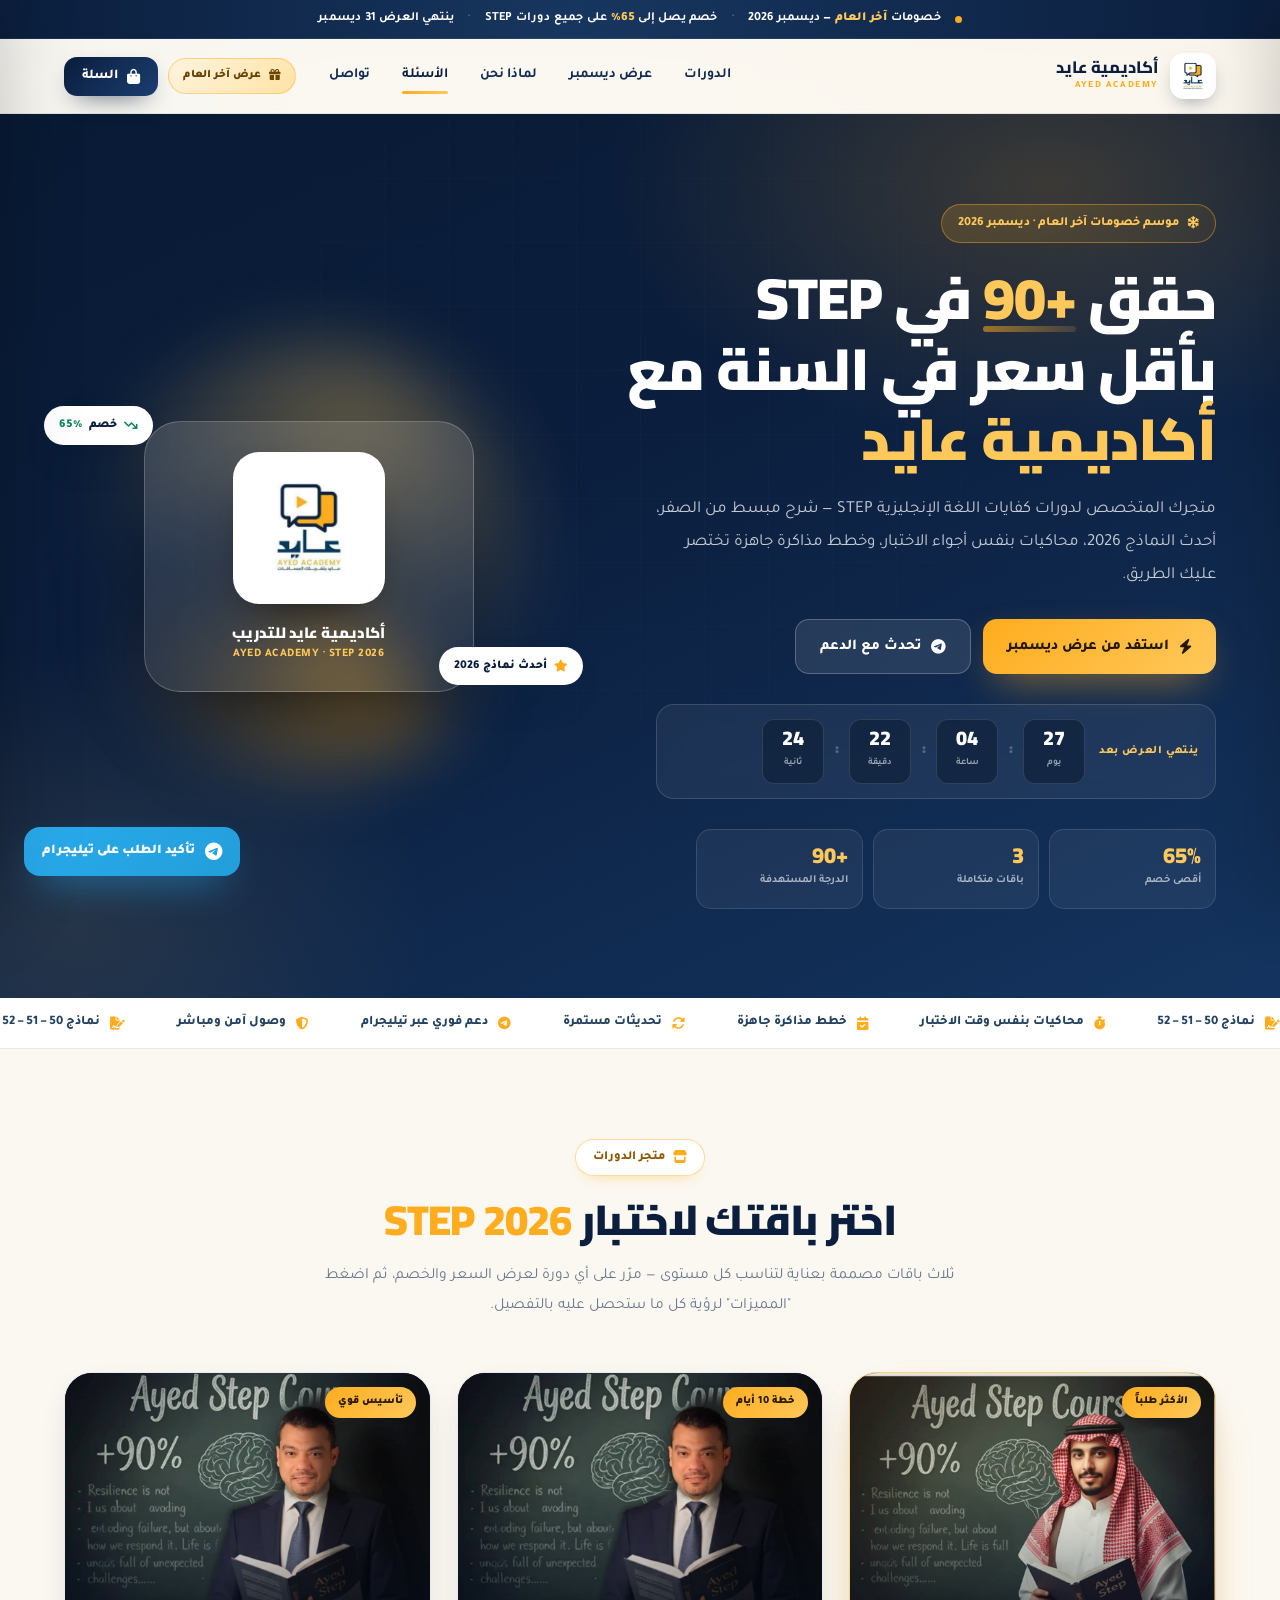
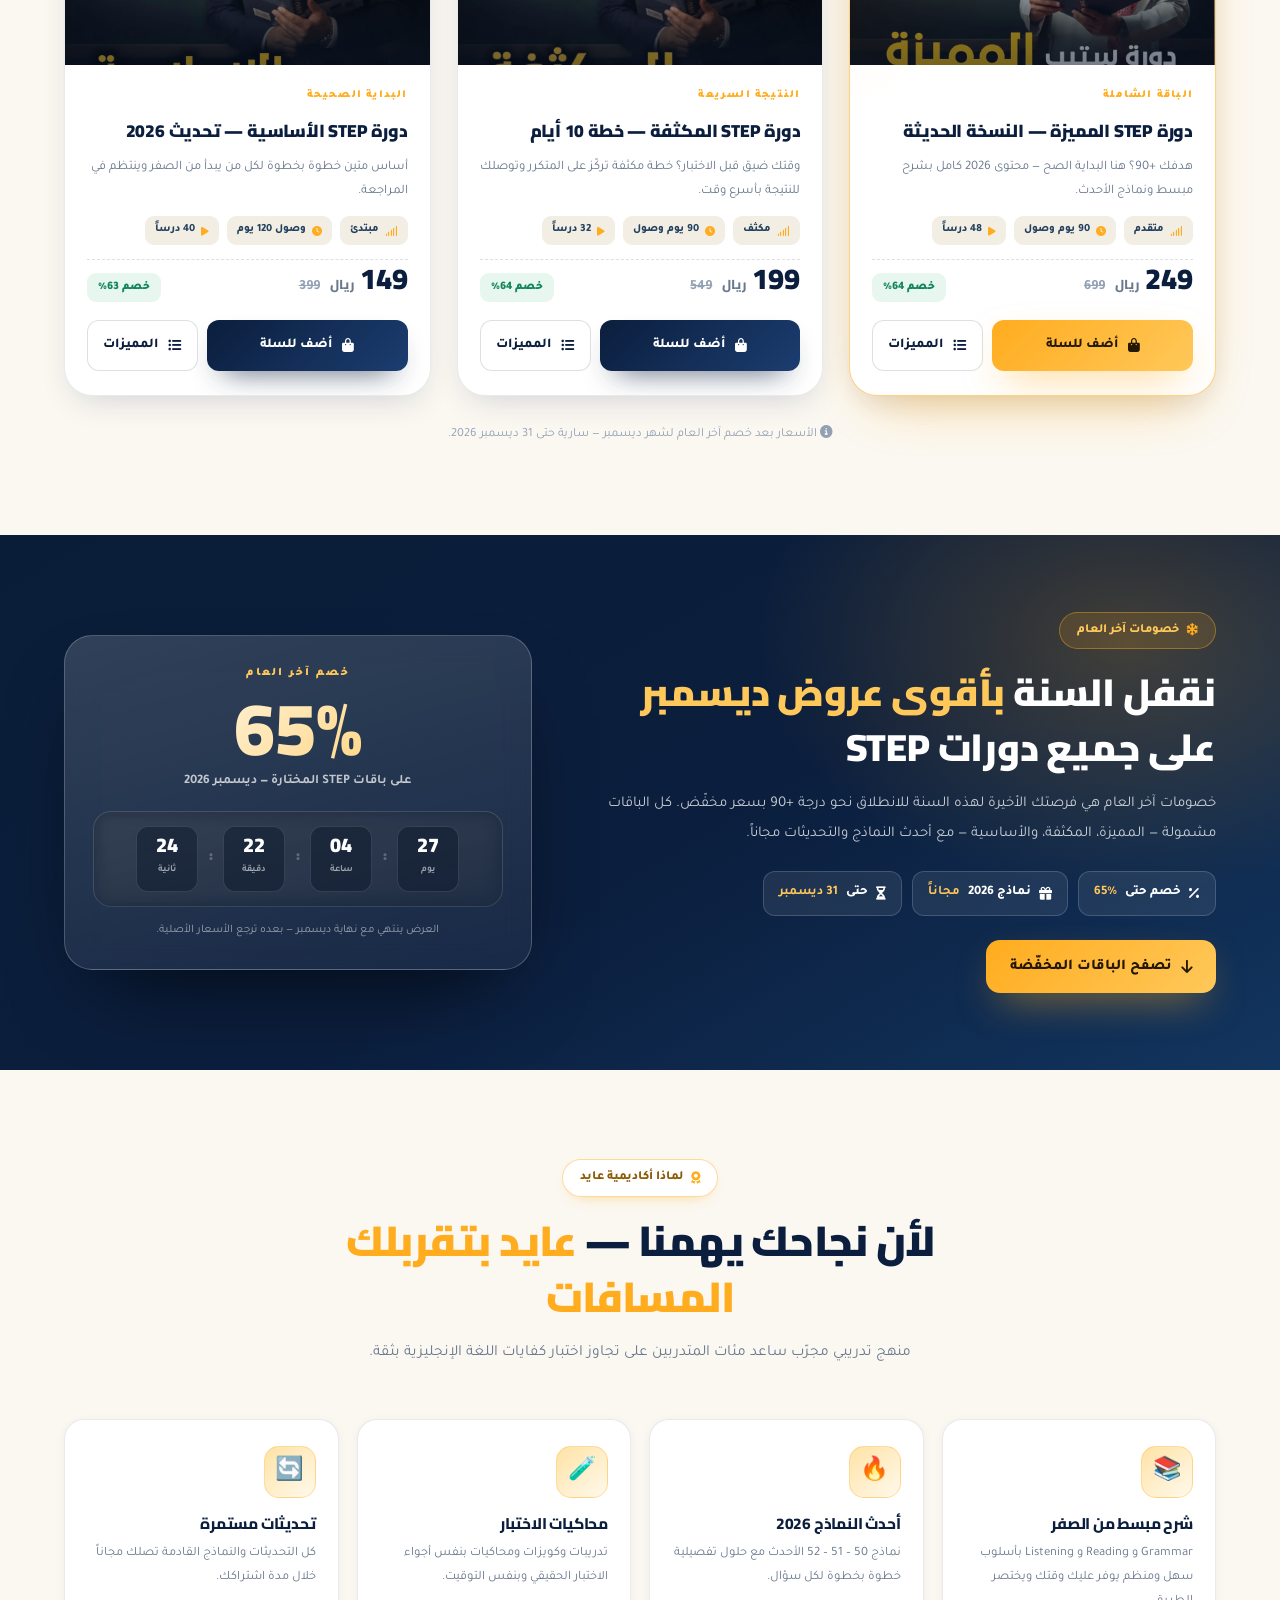
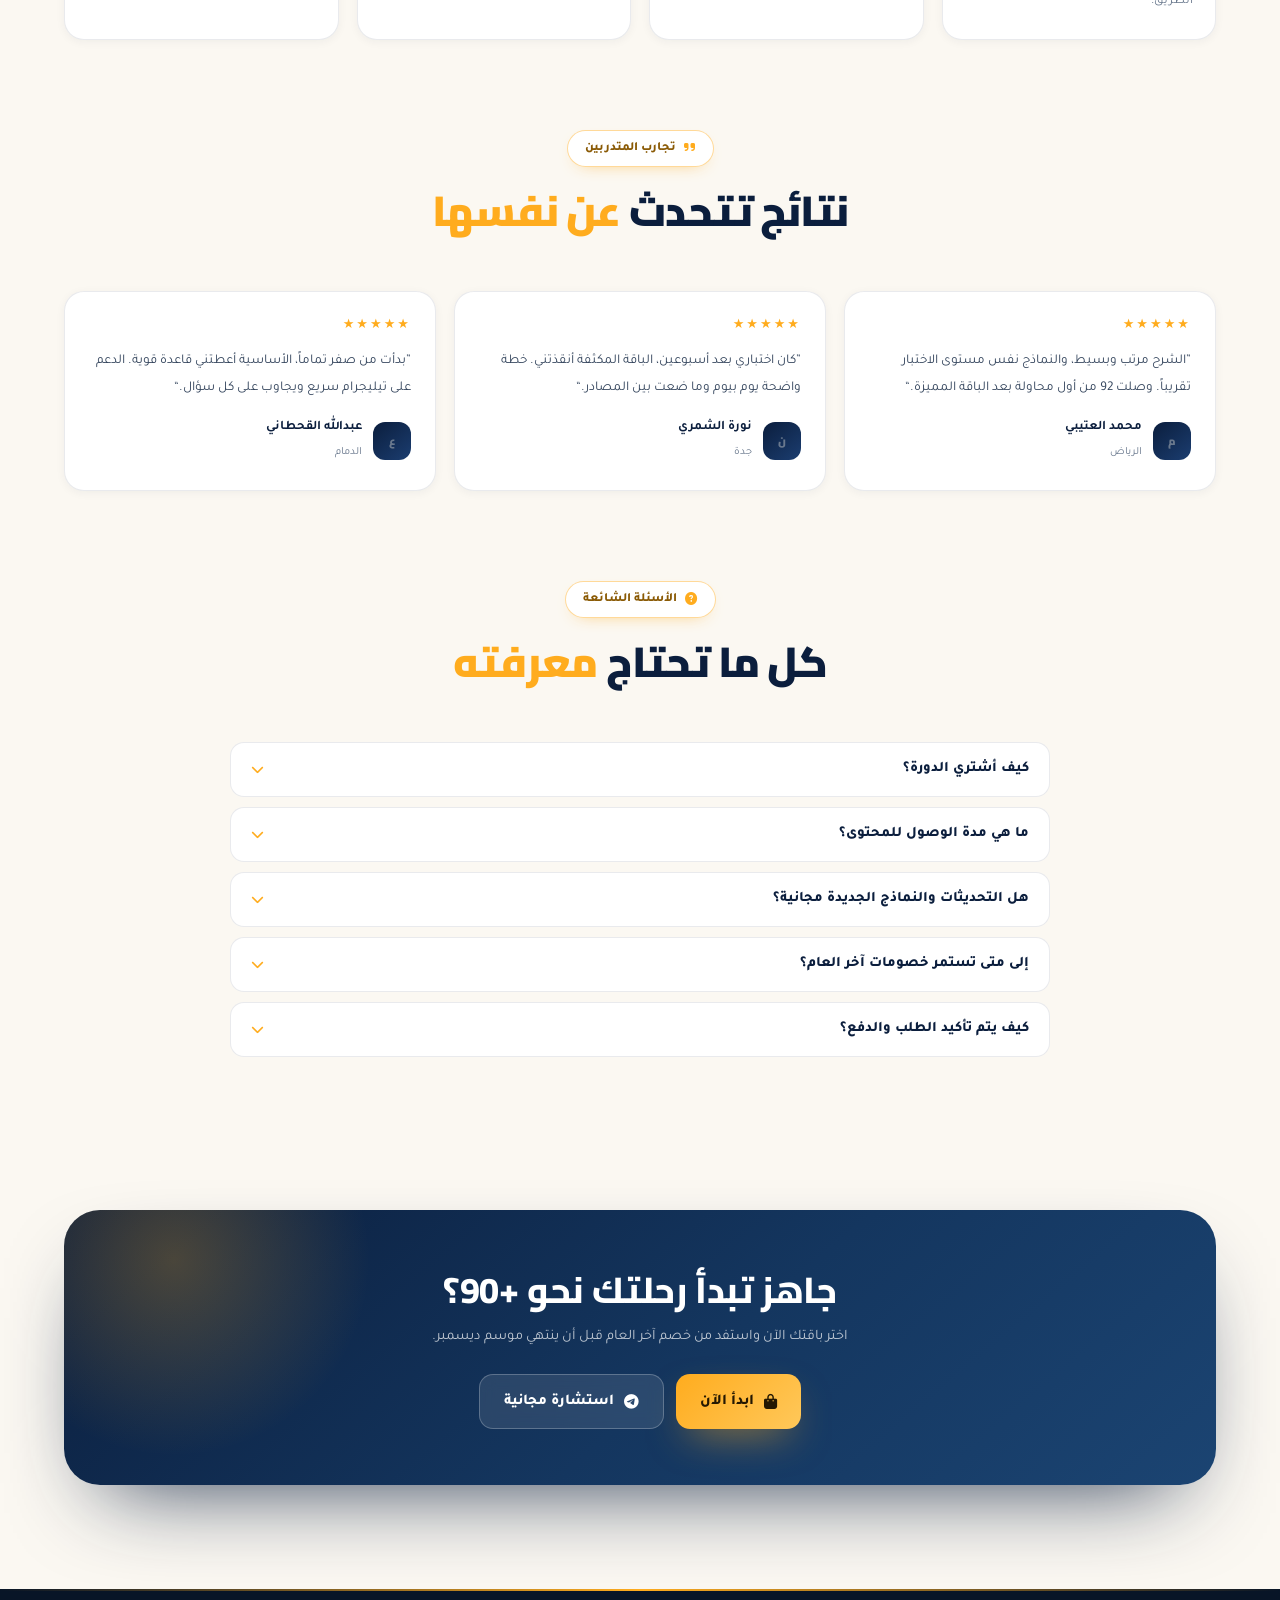
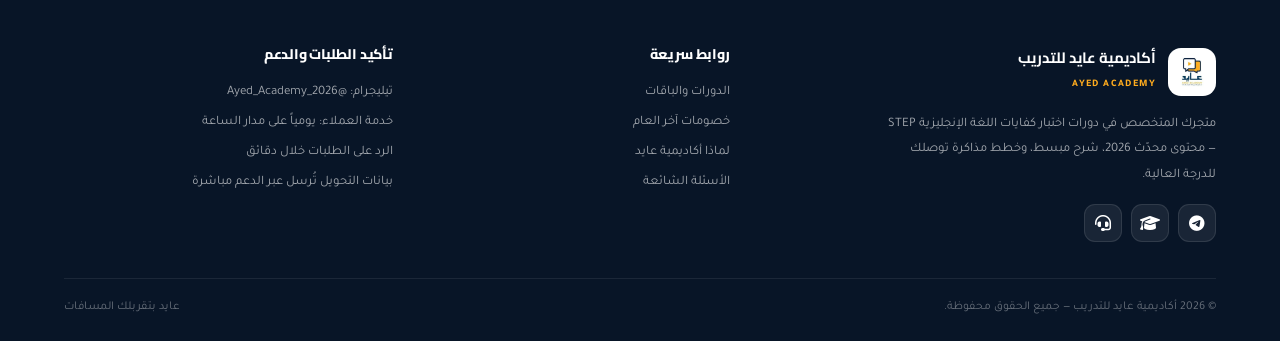
<file: index.html>
<!DOCTYPE html>
<html lang="ar" dir="rtl">
<head>
<meta charset="UTF-8">
<meta name="viewport" content="width=device-width, initial-scale=1.0">
<title>أكاديمية عايد | متجر دورات STEP 2026 — خصومات آخر العام</title>
<meta name="description" content="أكاديمية عايد للتدريب — متجر دورات اختبار كفايات اللغة الإنجليزية STEP 2026. خصومات آخر العام لشهر ديسمبر تصل إلى 65%. باقات المميزة والمكثفة والأساسية مع أحدث النماذج والمحاكيات.">
<meta name="theme-color" content="#0B1E3D">
<meta property="og:title" content="أكاديمية عايد | متجر دورات STEP 2026">
<meta property="og:description" content="خصومات آخر العام — ديسمبر 2026. باقات STEP المميزة والمكثفة والأساسية بأحدث النماذج والمحاكيات.">
<meta property="og:image" content="assets/logo.png">
<meta property="og:type" content="website">
<link rel="icon" href="assets/logo.png" type="image/png">
<link rel="preconnect" href="https://fonts.googleapis.com">
<link rel="preconnect" href="https://fonts.gstatic.com" crossorigin>
<link href="https://fonts.googleapis.com/css2?family=Cairo:wght@400;600;700;800;900&family=Tajawal:wght@300;400;500;700;800&display=swap" rel="stylesheet">
<link rel="stylesheet" href="https://cdnjs.cloudflare.com/ajax/libs/font-awesome/6.5.2/css/all.min.css">
<link rel="stylesheet" href="assets/styles.css">
</head>
<body>
<div class="page-glow"></div>

<!-- ============ Top bar ============ -->
<div class="topbar">
  <div class="wrap">
    <span class="dot-live"></span>
    <span>خصومات <b>آخر العام</b> — ديسمبر 2026</span>
    <span class="sep">·</span>
    <span>خصم يصل إلى <b>65%</b> على جميع دورات STEP</span>
    <span class="sep">·</span>
    <span>ينتهي العرض 31 ديسمبر</span>
  </div>
</div>

<!-- ============ Header ============ -->
<header class="site-head">
  <div class="wrap head-in">
    <a href="index.html" class="brand">
      <img src="assets/logo.png" alt="شعار أكاديمية عايد" class="brand-mark">
      <span class="brand-txt">
        <b>أكاديمية عايد</b>
        <span>AYED ACADEMY</span>
      </span>
    </a>

    <nav class="nav">
      <a href="index.html#courses" data-nav-sec="courses">الدورات</a>
      <a href="index.html#offer" data-nav-sec="offer">عرض ديسمبر</a>
      <a href="index.html#why" data-nav-sec="why">لماذا نحن</a>
      <a href="index.html#faq" data-nav-sec="faq">الأسئلة</a>
      <a href="#contact">تواصل</a>
    </nav>

    <div class="head-act">
      <span class="pill-offer"><i class="fa-solid fa-gift"></i> عرض آخر العام</span>
      <button class="cart-open" data-open-cart aria-label="سلة المشتريات">
        <i class="fa-solid fa-bag-shopping"></i>
        <span class="lbl">السلة</span>
        <span class="cart-badge hide" data-cart-badge>0</span>
      </button>
      <button class="burger" id="burger" aria-label="القائمة"><i class="fa-solid fa-bars"></i></button>
    </div>
  </div>
</header>

<!-- Mobile nav -->
<div class="mnav-scrim" id="mnavScrim"></div>
<nav class="mnav" id="mnav">
  <div class="mnav-top">
    <div class="brand">
      <img src="assets/logo.png" alt="" class="brand-mark" style="width:38px;height:38px">
      <span class="brand-txt"><b style="font-size:14px">أكاديمية عايد</b><span>AYED ACADEMY</span></span>
    </div>
    <button class="x-btn" aria-label="إغلاق"><i class="fa-solid fa-xmark"></i></button>
  </div>
  <a href="index.html#courses"><i class="fa-solid fa-graduation-cap"></i> الدورات</a>
  <a href="index.html#offer"><i class="fa-solid fa-gift"></i> عرض ديسمبر</a>
  <a href="index.html#why"><i class="fa-solid fa-award"></i> لماذا نحن</a>
  <a href="index.html#faq"><i class="fa-solid fa-circle-question"></i> الأسئلة الشائعة</a>
  <a href="index.html#contact"><i class="fa-solid fa-headset"></i> تواصل معنا</a>
  <div class="mnav-foot">
    <button class="btn btn-gold btn-block" data-open-cart>
      <i class="fa-solid fa-bag-shopping"></i> السلة (<span data-cart-count-text>0</span>)
    </button>
  </div>
</nav>

<!-- ============ Hero ============ -->
<section class="hero">
  <div class="wrap hero-grid">
    <div>
      <span class="eyebrow"><i class="fa-solid fa-snowflake"></i> موسم خصومات آخر العام · ديسمبر 2026</span>
      <h1>حقق <span class="u">+90</span> في STEP<br>بأقل سعر في السنة مع <span class="g">أكاديمية عايد</span></h1>
      <p class="hero-lead">
        متجرك المتخصص لدورات كفايات اللغة الإنجليزية STEP — شرح مبسط من الصفر، أحدث النماذج 2026،
        محاكيات بنفس أجواء الاختبار، وخطط مذاكرة جاهزة تختصر عليك الطريق.
      </p>

      <div class="hero-cta">
        <a href="#courses" class="btn btn-gold"><i class="fa-solid fa-bolt"></i> استفد من عرض ديسمبر</a>
        <a href="https://t.me/Ayed_Academy_2026" target="_blank" rel="noopener" class="btn btn-ghost-light">
          <i class="fa-brands fa-telegram"></i> تحدث مع الدعم
        </a>
      </div>

      <div class="countdown" data-countdown>
        <span class="cd-label">ينتهي العرض بعد</span>
        <div class="cd-cell"><b data-cd="d">00</b><small>يوم</small></div>
        <span class="cd-sep">:</span>
        <div class="cd-cell"><b data-cd="h">00</b><small>ساعة</small></div>
        <span class="cd-sep">:</span>
        <div class="cd-cell"><b data-cd="m">00</b><small>دقيقة</small></div>
        <span class="cd-sep">:</span>
        <div class="cd-cell"><b data-cd="s">00</b><small>ثانية</small></div>
      </div>

      <div class="hero-stats">
        <div class="hstat"><b>65%</b><span>أقصى خصم</span></div>
        <div class="hstat"><b>3</b><span>باقات متكاملة</span></div>
        <div class="hstat"><b>+90</b><span>الدرجة المستهدفة</span></div>
      </div>
    </div>

    <div class="hero-art">
      <div class="art-halo"></div>
      <div class="art-card">
        <img src="assets/logo.png" alt="أكاديمية عايد">
        <div class="art-t">أكاديمية عايد للتدريب</div>
        <div class="art-s">AYED ACADEMY · STEP 2026</div>
      </div>
      <span class="art-tag t1"><i class="fa-solid fa-arrow-trend-down" style="color:var(--ok)"></i> خصم <span class="k">65%</span></span>
      <span class="art-tag t2"><i class="fa-solid fa-star" style="color:var(--gold)"></i> أحدث نماذج 2026</span>
    </div>
  </div>
</section>

<!-- ============ Trust strip ============ -->
<div class="strip">
  <div class="strip-track">
    <span class="strip-item"><i class="fa-solid fa-file-signature"></i> نماذج 50 – 51 – 52</span>
    <span class="strip-item"><i class="fa-solid fa-stopwatch"></i> محاكيات بنفس وقت الاختبار</span>
    <span class="strip-item"><i class="fa-solid fa-calendar-check"></i> خطط مذاكرة جاهزة</span>
    <span class="strip-item"><i class="fa-solid fa-arrows-rotate"></i> تحديثات مستمرة</span>
    <span class="strip-item"><i class="fa-brands fa-telegram"></i> دعم فوري عبر تيليجرام</span>
    <span class="strip-item"><i class="fa-solid fa-shield-halved"></i> وصول آمن ومباشر</span>
    <span class="strip-item"><i class="fa-solid fa-file-signature"></i> نماذج 50 – 51 – 52</span>
    <span class="strip-item"><i class="fa-solid fa-stopwatch"></i> محاكيات بنفس وقت الاختبار</span>
    <span class="strip-item"><i class="fa-solid fa-calendar-check"></i> خطط مذاكرة جاهزة</span>
    <span class="strip-item"><i class="fa-solid fa-arrows-rotate"></i> تحديثات مستمرة</span>
    <span class="strip-item"><i class="fa-brands fa-telegram"></i> دعم فوري عبر تيليجرام</span>
    <span class="strip-item"><i class="fa-solid fa-shield-halved"></i> وصول آمن ومباشر</span>
  </div>
</div>

<!-- ============ Courses ============ -->
<section class="sec" id="courses" data-nav-sec="courses">
  <div class="wrap">
    <div class="sec-head rv">
      <span class="tag"><i class="fa-solid fa-store"></i> متجر الدورات</span>
      <h2>اختر باقتك لاختبار <span class="g">STEP 2026</span></h2>
      <p>ثلاث باقات مصممة بعناية لتناسب كل مستوى — مرّر على أي دورة لعرض السعر والخصم، ثم اضغط "المميزات" لرؤية كل ما ستحصل عليه بالتفصيل.</p>
    </div>
    <div class="courses" id="coursesGrid"></div>
    <p style="text-align:center;margin-top:28px;font-size:12.5px;color:var(--muted-2)">
      <i class="fa-solid fa-circle-info"></i> الأسعار بعد خصم آخر العام لشهر ديسمبر — سارية حتى 31 ديسمبر 2026.
    </p>
  </div>
</section>

<!-- ============ December offer band ============ -->
<section class="offer-band" id="offer" data-nav-sec="offer">
  <div class="wrap offer-in">
    <div class="rv-r">
      <span class="tag"><i class="fa-solid fa-snowflake"></i> خصومات آخر العام</span>
      <h2>نقفل السنة <span class="g">بأقوى عروض ديسمبر</span><br>على جميع دورات STEP</h2>
      <p>
        خصومات آخر العام هي فرصتك الأخيرة لهذه السنة للانطلاق نحو درجة +90 بسعر مخفّض.
        كل الباقات مشمولة — المميزة، المكثفة، والأساسية — مع أحدث النماذج والتحديثات مجاناً.
      </p>
      <div class="offer-chips">
        <span class="chip"><i class="fa-solid fa-percent"></i> خصم حتى <b>65%</b></span>
        <span class="chip"><i class="fa-solid fa-gift"></i> نماذج 2026 <b>مجاناً</b></span>
        <span class="chip"><i class="fa-solid fa-hourglass-half"></i> حتى <b>31 ديسمبر</b></span>
      </div>
      <div style="margin-top:24px">
        <a href="#courses" class="btn btn-gold"><i class="fa-solid fa-arrow-down"></i> تصفح الباقات المخفّضة</a>
      </div>
    </div>

    <div class="deal-card rv-l">
      <div class="dsk">خصم آخر العام</div>
      <div class="dn">65%</div>
      <div class="dl">على باقات STEP المختارة — ديسمبر 2026</div>
      <div class="countdown" data-countdown style="justify-content:center;background:rgba(0,0,0,.18)">
        <div class="cd-cell"><b data-cd="d">00</b><small>يوم</small></div>
        <span class="cd-sep">:</span>
        <div class="cd-cell"><b data-cd="h">00</b><small>ساعة</small></div>
        <span class="cd-sep">:</span>
        <div class="cd-cell"><b data-cd="m">00</b><small>دقيقة</small></div>
        <span class="cd-sep">:</span>
        <div class="cd-cell"><b data-cd="s">00</b><small>ثانية</small></div>
      </div>
      <div class="dnote">العرض ينتهي مع نهاية ديسمبر — بعده ترجع الأسعار الأصلية.</div>
    </div>
  </div>
</section>

<!-- ============ Why us ============ -->
<section class="sec" id="why" data-nav-sec="why">
  <div class="wrap">
    <div class="sec-head rv">
      <span class="tag"><i class="fa-solid fa-award"></i> لماذا أكاديمية عايد</span>
      <h2>لأن نجاحك يهمنا — <span class="g">عايد بتقربلك المسافات</span></h2>
      <p>منهج تدريبي مجرّب ساعد مئات المتدربين على تجاوز اختبار كفايات اللغة الإنجليزية بثقة.</p>
    </div>
    <div class="why-grid">
      <article class="wcard rv">
        <div class="wico">📚</div>
        <h4>شرح مبسط من الصفر</h4>
        <p>Grammar و Reading و Listening بأسلوب سهل ومنظم يوفر عليك وقتك ويختصر الطريق.</p>
      </article>
      <article class="wcard rv" style="transition-delay:.08s">
        <div class="wico">🔥</div>
        <h4>أحدث النماذج 2026</h4>
        <p>نماذج 50 – 51 – 52 الأحدث مع حلول تفصيلية خطوة بخطوة لكل سؤال.</p>
      </article>
      <article class="wcard rv" style="transition-delay:.16s">
        <div class="wico">🧪</div>
        <h4>محاكيات الاختبار</h4>
        <p>تدريبات وكويزات ومحاكيات بنفس أجواء الاختبار الحقيقي وبنفس التوقيت.</p>
      </article>
      <article class="wcard rv" style="transition-delay:.24s">
        <div class="wico">🔄</div>
        <h4>تحديثات مستمرة</h4>
        <p>كل التحديثات والنماذج القادمة تصلك مجاناً خلال مدة اشتراكك.</p>
      </article>
    </div>
  </div>
</section>

<!-- ============ Social proof ============ -->
<section class="sec" style="padding-top:0">
  <div class="wrap">
    <div class="sec-head rv">
      <span class="tag"><i class="fa-solid fa-quote-right"></i> تجارب المتدربين</span>
      <h2>نتائج تتحدث <span class="g">عن نفسها</span></h2>
    </div>
    <div class="tgrid">
      <article class="tcard rv">
        <div class="tstars">★★★★★</div>
        <q>الشرح مرتب وبسيط، والنماذج نفس مستوى الاختبار تقريباً. وصلت 92 من أول محاولة بعد الباقة المميزة.</q>
        <div class="tuser"><span class="tavatar">م</span><div><b>محمد العتيبي</b><span>الرياض</span></div></div>
      </article>
      <article class="tcard rv" style="transition-delay:.1s">
        <div class="tstars">★★★★★</div>
        <q>كان اختباري بعد أسبوعين، الباقة المكثفة أنقذتني. خطة واضحة يوم بيوم وما ضعت بين المصادر.</q>
        <div class="tuser"><span class="tavatar">ن</span><div><b>نورة الشمري</b><span>جدة</span></div></div>
      </article>
      <article class="tcard rv" style="transition-delay:.2s">
        <div class="tstars">★★★★★</div>
        <q>بدأت من صفر تماماً، الأساسية أعطتني قاعدة قوية. الدعم على تيليجرام سريع ويجاوب على كل سؤال.</q>
        <div class="tuser"><span class="tavatar">ع</span><div><b>عبدالله القحطاني</b><span>الدمام</span></div></div>
      </article>
    </div>
  </div>
</section>

<!-- ============ FAQ ============ -->
<section class="sec" id="faq" data-nav-sec="faq" style="padding-top:0">
  <div class="wrap">
    <div class="sec-head rv">
      <span class="tag"><i class="fa-solid fa-circle-question"></i> الأسئلة الشائعة</span>
      <h2>كل ما تحتاج <span class="g">معرفته</span></h2>
    </div>
    <div class="faq rv">
      <div class="faq-item">
        <button class="faq-q">كيف أشتري الدورة؟ <i class="fa-solid fa-chevron-down"></i></button>
        <div class="faq-a"><p>اختر الدورة واضغط "أضف للسلة"، ثم "إتمام الطلب" وأدخل بياناتك. بعدها يُفتح حساب الدعم على تيليجرام برسالة جاهزة تحتوي كل تفاصيل طلبك، ويصلك منها بيانات التحويل وتأكيد الاشتراك.</p></div>
      </div>
      <div class="faq-item">
        <button class="faq-q">ما هي مدة الوصول للمحتوى؟ <i class="fa-solid fa-chevron-down"></i></button>
        <div class="faq-a"><p>الباقة المميزة والمكثفة: وصول 90 يوماً كاملة من تاريخ الاشتراك. الباقة الأساسية: وصول 120 يوماً مع تحديثات مجانية خلال نفس المدة.</p></div>
      </div>
      <div class="faq-item">
        <button class="faq-q">هل التحديثات والنماذج الجديدة مجانية؟ <i class="fa-solid fa-chevron-down"></i></button>
        <div class="faq-a"><p>نعم. كل تحديث أو نموذج جديد يُنشر خلال مدة اشتراكك يصلك تلقائياً بدون أي رسوم إضافية.</p></div>
      </div>
      <div class="faq-item">
        <button class="faq-q">إلى متى تستمر خصومات آخر العام؟ <i class="fa-solid fa-chevron-down"></i></button>
        <div class="faq-a"><p>خصومات ديسمبر سارية حتى نهاية يوم 31 ديسمبر 2026. بعد ذلك ترجع الأسعار إلى قيمتها الأصلية.</p></div>
      </div>
      <div class="faq-item">
        <button class="faq-q">كيف يتم تأكيد الطلب والدفع؟ <i class="fa-solid fa-chevron-down"></i></button>
        <div class="faq-a"><p>يتم إرسال طلبك كرسالة جاهزة إلى حساب الدعم على تيليجرام <a href="https://t.me/Ayed_Academy_2026" target="_blank" rel="noopener" style="color:var(--gold);font-weight:800">@Ayed_Academy_2026</a>، وفريق الدعم يرسل لك بيانات الحساب البنكي ويؤكد اشتراكك مباشرة.</p></div>
      </div>
    </div>
  </div>
</section>

<!-- ============ CTA ============ -->
<section class="cta-band">
  <div class="wrap">
    <div class="cta-box rv">
      <h2>جاهز تبدأ رحلتك نحو +90؟</h2>
      <p>اختر باقتك الآن واستفد من خصم آخر العام قبل أن ينتهي موسم ديسمبر.</p>
      <div class="cta-actions">
        <a href="#courses" class="btn btn-gold"><i class="fa-solid fa-bag-shopping"></i> ابدأ الآن</a>
        <a href="https://t.me/Ayed_Academy_2026" target="_blank" rel="noopener" class="btn btn-ghost-light">
          <i class="fa-brands fa-telegram"></i> استشارة مجانية
        </a>
      </div>
    </div>
  </div>
</section>

<!-- ============ Footer ============ -->
<footer class="site-foot" id="contact">
  <div class="wrap">
    <div class="foot-grid">
      <div>
        <div class="fbrand">
          <img src="assets/logo.png" alt="شعار أكاديمية عايد">
          <div><b>أكاديمية عايد للتدريب</b><span>AYED ACADEMY</span></div>
        </div>
        <p>متجرك المتخصص في دورات اختبار كفايات اللغة الإنجليزية STEP — محتوى محدّث 2026، شرح مبسط، وخطط مذاكرة توصلك للدرجة العالية.</p>
        <div class="foot-social">
          <a href="https://t.me/Ayed_Academy_2026" target="_blank" rel="noopener" aria-label="تيليجرام"><i class="fa-brands fa-telegram"></i></a>
          <a href="index.html#courses" aria-label="الدورات"><i class="fa-solid fa-graduation-cap"></i></a>
          <a href="https://t.me/Ayed_Academy_2026" target="_blank" rel="noopener" aria-label="الدعم"><i class="fa-solid fa-headset"></i></a>
        </div>
      </div>
      <div>
        <h4>روابط سريعة</h4>
        <ul>
          <li><a href="index.html#courses">الدورات والباقات</a></li>
          <li><a href="index.html#offer">خصومات آخر العام</a></li>
          <li><a href="index.html#why">لماذا أكاديمية عايد</a></li>
          <li><a href="index.html#faq">الأسئلة الشائعة</a></li>
        </ul>
      </div>
      <div>
        <h4>تأكيد الطلبات والدعم</h4>
        <ul>
          <li>تيليجرام: <a href="https://t.me/Ayed_Academy_2026" target="_blank" rel="noopener">@Ayed_Academy_2026</a></li>
          <li>خدمة العملاء: يومياً على مدار الساعة</li>
          <li>الرد على الطلبات خلال دقائق</li>
          <li>بيانات التحويل تُرسل عبر الدعم مباشرة</li>
        </ul>
      </div>
    </div>
    <div class="foot-bottom">
      <span>© <span data-year>2026</span> أكاديمية عايد للتدريب — جميع الحقوق محفوظة.</span>
      <span>عايد بتقربلك المسافات</span>
    </div>
  </div>
</footer>

<!-- ============ Cart drawer ============ -->
<div class="scrim" id="scrim"></div>
<aside class="drawer" id="drawer" aria-label="سلة المشتريات">
  <div class="drawer-head">
    <h3><i class="fa-solid fa-bag-shopping"></i> سلة المشتريات</h3>
    <button class="x-btn" data-drawer-close aria-label="إغلاق"><i class="fa-solid fa-xmark"></i></button>
  </div>
  <div class="drawer-body" id="drawerBody"></div>
  <div class="drawer-foot" id="drawerFoot"></div>
</aside>

<!-- Floating -->
<a href="https://t.me/Ayed_Academy_2026" target="_blank" rel="noopener" class="fab-tg">
  <i class="fa-brands fa-telegram"></i><span>تأكيد الطلب على تيليجرام</span>
</a>
<button class="to-top" data-to-top onclick="window.scrollTo({top:0,behavior:'smooth'})" aria-label="للأعلى"><i class="fa-solid fa-chevron-up"></i></button>

<div class="toast" id="toast"><span class="dot"></span><span id="toastText"></span></div>

<script src="assets/store.js"></script>
<script>
/* ---------- Home: course cards ---------- */
function courseCard(c, i) {
  const off = STORE.discountOf(c);
  const save = STORE.savingOf(c);
  return `
  <article class="ccard ${c.featured ? 'is-featured' : ''} rv-s" style="transition-delay:${i * 0.1}s">
    <div class="cc-media">
      <img src="${c.img}" alt="${c.name}" loading="${i === 0 ? 'eager' : 'lazy'}">
      <span class="cc-flag">${c.badge}</span>
      <div class="cc-disc">${off}%<span>خصم</span></div>
      <div class="cc-over">
        <div>
          <div class="p-old">${STORE.money(c.old)} ريال</div>
          <div class="p-now">${STORE.money(c.price)} <small>ريال</small></div>
        </div>
        <span class="p-save">وفّر ${STORE.money(save)}</span>
      </div>
    </div>

    <div class="cc-body">
      <span class="cc-kicker">${c.kicker}</span>
      <h3>${c.name}</h3>
      <p class="desc">${c.desc}</p>
      <div class="cc-meta">
        <span class="meta-pill"><i class="fa-solid fa-signal"></i> ${c.level}</span>
        <span class="meta-pill"><i class="fa-solid fa-clock"></i> ${c.duration}</span>
        <span class="meta-pill"><i class="fa-solid fa-play"></i> ${c.lessons}</span>
      </div>
      <div class="cc-price">
        <span class="now">${STORE.money(c.price)} <small>ريال</small></span>
        <span class="was">${STORE.money(c.old)}</span>
        <span class="off">خصم ${off}%</span>
      </div>
      <div class="cc-actions">
        <button class="btn ${c.featured ? 'btn-gold' : 'btn-ink'} btn-add" data-add="${c.id}">
          <i class="fa-solid fa-bag-shopping"></i> أضف للسلة
        </button>
        <a class="btn btn-line btn-view" href="course.html?course=${c.id}" aria-label="المميزات والمحتوى">
          <i class="fa-solid fa-list-ul"></i> المميزات
        </a>
      </div>
    </div>
  </article>`;
}

document.getElementById('coursesGrid').innerHTML = STORE.courses.map(courseCard).join('');

/* Keyboard accessibility: reveal price overlay on focus */
document.querySelectorAll('.ccard').forEach(card => {
  card.addEventListener('focusin', () => card.classList.add('hovered'));
});
</script>
</body>
</html>
</file>
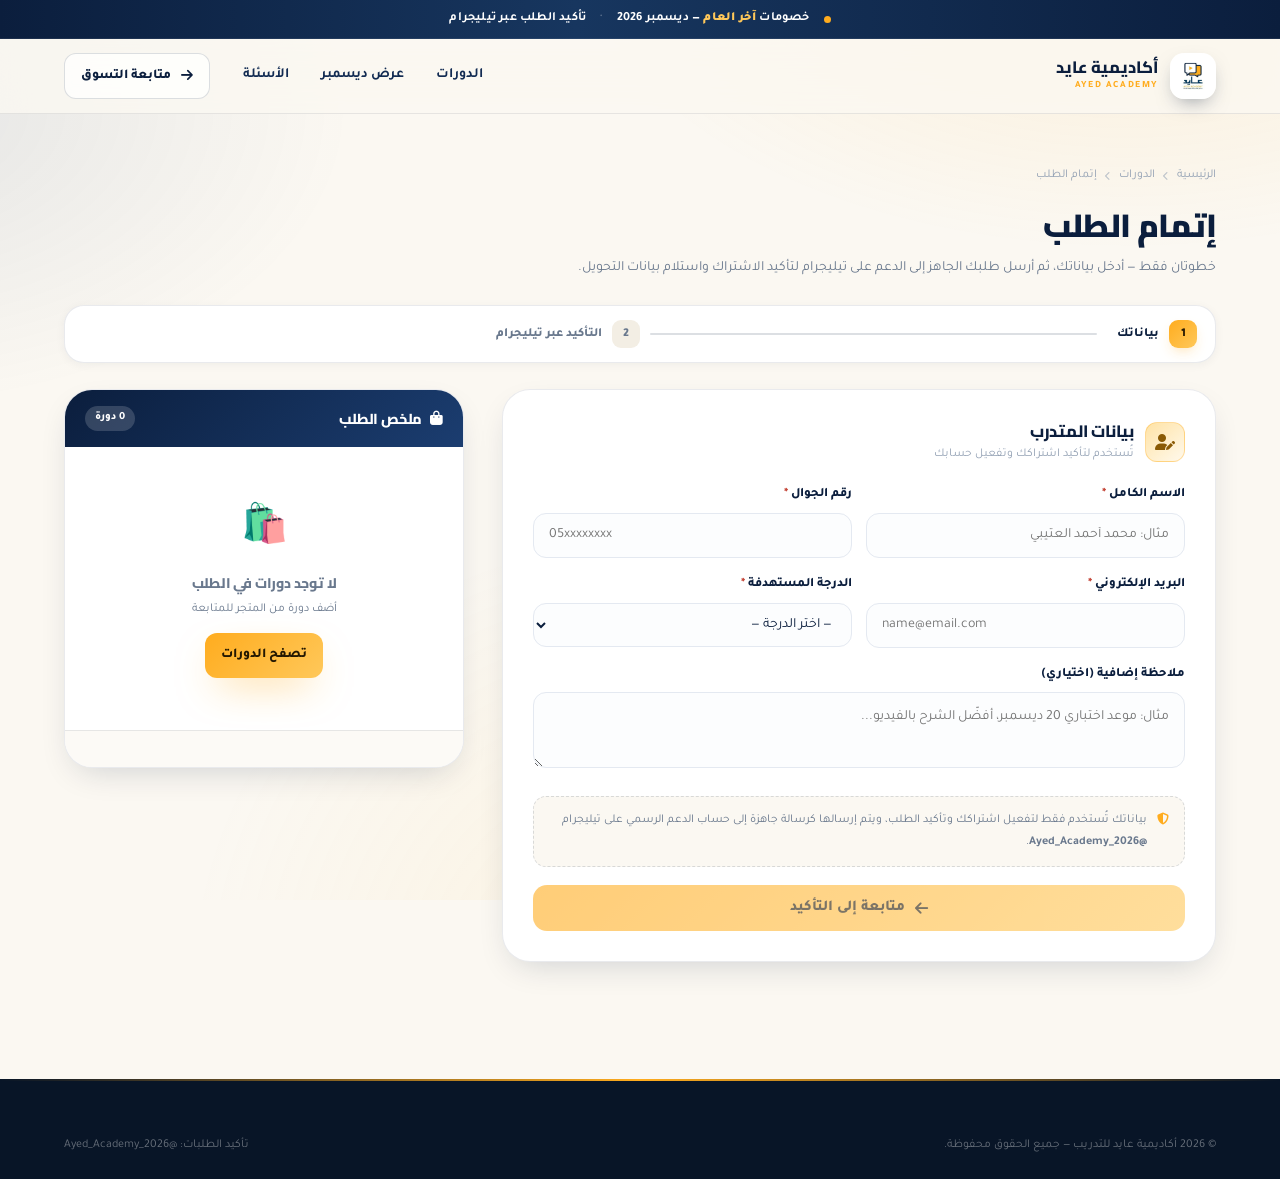
<file: checkout.html>
<!DOCTYPE html>
<html lang="ar" dir="rtl">
<head>
<meta charset="UTF-8">
<meta name="viewport" content="width=device-width, initial-scale=1.0">
<title>إتمام الطلب | أكاديمية عايد — STEP 2026</title>
<meta name="description" content="أكمل طلب اشتراكك في دورات STEP من أكاديمية عايد — بياناتك وتفاصيل دورتك تُرسل كرسالة جاهزة إلى الدعم على تيليجرام لتأكيد الاشتراك واستلام بيانات التحويل.">
<meta name="theme-color" content="#0B1E3D">
<meta name="robots" content="noindex">
<link rel="icon" href="assets/logo.png" type="image/png">
<link rel="preconnect" href="https://fonts.googleapis.com">
<link rel="preconnect" href="https://fonts.gstatic.com" crossorigin>
<link href="https://fonts.googleapis.com/css2?family=Cairo:wght@400;600;700;800;900&family=Tajawal:wght@300;400;500;700;800&display=swap" rel="stylesheet">
<link rel="stylesheet" href="https://cdnjs.cloudflare.com/ajax/libs/font-awesome/6.5.2/css/all.min.css">
<link rel="stylesheet" href="assets/styles.css">
<style>
.checkout-wrap{padding:clamp(28px,4vw,52px) 0 clamp(48px,6vw,80px);position:relative;z-index:1}
.co-grid{display:grid;grid-template-columns:1fr 400px;gap:clamp(20px,3vw,40px);align-items:start}
@media(max-width:960px){.co-grid{grid-template-columns:1fr}}

.crumbs{display:flex;align-items:center;gap:8px;font-size:12px;color:var(--muted-2);margin-bottom:18px;flex-wrap:wrap}
.crumbs a:hover{color:var(--gold)}
.crumbs i{font-size:9px;opacity:.6}

.co-title{font-size:clamp(22px,3vw,32px);font-weight:900;letter-spacing:-.6px;margin-bottom:8px}
.co-sub{color:var(--muted);font-size:14px;margin-bottom:24px;line-height:1.9}

/* stepper */
.stepper{display:flex;align-items:center;gap:0;margin-bottom:26px;background:#fff;border:1px solid var(--line);
  border-radius:var(--r-md);padding:14px 18px;box-shadow:var(--sh-1)}
.stepz{display:flex;align-items:center;gap:10px;flex:1;min-width:0}
.stepz .n{width:28px;height:28px;border-radius:9px;display:grid;place-items:center;font-size:12px;font-weight:900;
  background:var(--paper-2);color:var(--muted);flex-shrink:0;transition:all .3s var(--ease)}
.stepz b{font-size:12.5px;font-weight:800;color:var(--muted);white-space:nowrap;transition:color .3s}
.stepz.on .n{background:linear-gradient(135deg,var(--gold),var(--gold-2));color:#2A1B02;box-shadow:0 6px 16px -8px rgba(255,172,30,.9)}
.stepz.on b{color:var(--ink)}
.stepz.done .n{background:var(--ok);color:#fff}
.stepz.done b{color:var(--ok)}
.stepz .line{flex:1;height:2px;background:var(--line-2);margin-inline:10px;border-radius:2px}
@media(max-width:640px){.stepz b{display:none}.stepz .n{margin-inline:auto}}

.card{background:#fff;border:1px solid var(--line);border-radius:var(--r-lg);padding:clamp(20px,3vw,30px);box-shadow:var(--sh-2)}
.card-head{display:flex;align-items:center;gap:11px;margin-bottom:20px}
.card-head .ic{width:40px;height:40px;border-radius:12px;display:grid;place-items:center;font-size:16px;
  background:linear-gradient(140deg,var(--gold-3),#FFF9EC);border:1px solid rgba(255,172,30,.35);color:#8A5A05}
.card-head h3{font-size:16.5px}
.card-head p{font-size:12px;color:var(--muted-2);margin-top:1px}

.field2{margin-bottom:16px}
.field2 label{display:block;font-size:12.8px;font-weight:800;margin-bottom:7px}
.field2 label .req{color:var(--danger)}
.field2 input,.field2 select,.field2 textarea{
  width:100%;padding:13px 15px;border:1.5px solid #E4E9F1;border-radius:13px;background:#FCFDFE;
  font-size:14px;transition:border-color .25s,box-shadow .25s,background .25s}
.field2 input:focus,.field2 select:focus,.field2 textarea:focus{outline:none;border-color:var(--gold);background:#fff;box-shadow:0 0 0 4px rgba(255,172,30,.14)}
.field2 textarea{resize:vertical;min-height:74px;line-height:1.7}
.field2 .err{display:none;font-size:11.5px;color:var(--danger);font-weight:700;margin-top:5px}
.field2.bad input,.field2.bad select{border-color:var(--danger);background:#FFF7F6}
.field2.bad .err{display:block}
.two{display:grid;grid-template-columns:1fr 1fr;gap:14px}
@media(max-width:560px){.two{grid-template-columns:1fr}}

.consent{display:flex;gap:10px;align-items:flex-start;font-size:12px;color:var(--muted);line-height:1.8;
  background:var(--paper);border:1px dashed var(--line-2);border-radius:13px;padding:13px 15px;margin-bottom:18px}
.consent i{color:var(--gold);margin-top:3px}

/* summary rail */
.rail{position:sticky;top:calc(var(--head-h) + 16px);background:#fff;border:1px solid var(--line);
  border-radius:var(--r-lg);overflow:hidden;box-shadow:var(--sh-2)}
.rail-head{padding:16px 20px;background:linear-gradient(135deg,var(--ink),var(--ink-3));color:#fff;
  display:flex;align-items:center;justify-content:space-between}
.rail-head h3{font-size:14.5px;display:flex;align-items:center;gap:8px}
.rail-head span{font-size:11px;background:rgba(255,255,255,.16);border-radius:999px;padding:3px 10px;font-weight:800}
.rail-body{padding:16px 20px}
.rl-item{display:flex;gap:11px;padding:11px 0;border-bottom:1px dashed var(--line)}
.rl-item:last-of-type{border-bottom:none}
.rl-item img{width:48px;height:48px;border-radius:10px;object-fit:cover;object-position:top;flex-shrink:0}
.rl-item .rl-inf{flex:1;min-width:0}
.rl-item h5{font-size:12.5px;font-weight:800;line-height:1.45;margin-bottom:3px}
.rl-item .rl-p{font-family:'Cairo';font-size:13.5px;font-weight:900}
.rl-item .rl-p s{font-size:10.5px;color:var(--muted-2);font-weight:600;margin-inline-start:5px}
.rl-item .rl-off{font-size:10px;font-weight:900;color:var(--ok);background:var(--ok-bg);border-radius:6px;padding:3px 7px;white-space:nowrap;align-self:center}
.rail-foot{padding:16px 20px 20px;background:#FCFAF6;border-top:1px solid var(--line)}
.pr-row{display:flex;justify-content:space-between;font-size:12.8px;color:var(--muted);font-weight:700;padding:4px 0}
.pr-row.ok{color:var(--ok)}
.pr-total{display:flex;justify-content:space-between;align-items:center;margin-top:9px;padding-top:12px;
  border-top:1.5px dashed var(--line-2);font-weight:900;font-size:15px}
.pr-total b{font-family:'Cairo';font-size:22px}
.rail-empty{padding:36px 20px;text-align:center;color:var(--muted)}
.rail-empty .big{font-size:38px;margin-bottom:10px}

/* step 2 — telegram */
.pay-panel{text-align:center}
.tg-orb{width:76px;height:76px;border-radius:24px;margin:0 auto 16px;display:grid;place-items:center;font-size:34px;color:#fff;
  background:linear-gradient(135deg,#2AABEE,#229ED9);box-shadow:0 18px 40px -18px rgba(42,171,238,.9)}
.pay-panel h3{font-size:19px;margin-bottom:8px}
.pay-panel .pd{font-size:13px;color:var(--muted);line-height:1.95;margin-bottom:18px;max-width:440px;margin-inline:auto}
.msg-box{background:var(--paper);border:1.5px dashed var(--line-2);border-radius:14px;padding:16px;
  text-align:start;font-size:12.3px;line-height:1.95;white-space:pre-wrap;color:#2E4159;
  max-height:250px;overflow:auto;margin-bottom:16px;font-family:'Tajawal',sans-serif}
.tg-send{display:flex;align-items:center;justify-content:center;gap:11px;width:100%;
  background:linear-gradient(135deg,#2AABEE,#229ED9);color:#fff;border-radius:14px;padding:16px;
  font-size:15.5px;font-weight:900;box-shadow:0 14px 34px -16px rgba(42,171,238,.95);
  transition:transform .3s var(--ease),box-shadow .3s var(--ease)}
.tg-send:hover{transform:translateY(-3px);box-shadow:0 20px 44px -18px rgba(42,171,238,.95)}
.tg-send i{font-size:20px}
.copy-btn{display:flex;align-items:center;justify-content:center;gap:8px;width:100%;margin-top:10px;
  background:rgba(11,30,61,.05);border:1px solid var(--line-2);border-radius:13px;padding:12px;
  font-size:12.8px;font-weight:800;transition:background .25s}
.copy-btn:hover{background:rgba(11,30,61,.09)}
.pay-note{font-size:11.5px;color:var(--muted-2);margin-top:14px;line-height:1.85}
.steps-note{display:grid;gap:8px;text-align:start;margin:18px 0;background:#FCFAF6;border:1px solid var(--line);border-radius:14px;padding:16px}
.steps-note li{display:flex;gap:10px;font-size:12.4px;color:#3A4C63;line-height:1.7;align-items:flex-start}
.steps-note .sn{width:20px;height:20px;border-radius:6px;background:linear-gradient(135deg,var(--gold),var(--gold-2));color:#2A1B02;
  font-size:10.5px;font-weight:900;display:grid;place-items:center;flex-shrink:0;margin-top:2px}

.back-link{display:inline-flex;align-items:center;gap:7px;font-size:12.5px;font-weight:800;color:var(--muted);margin-top:16px}
.back-link:hover{color:var(--ink)}
.order-chip{display:inline-flex;align-items:center;gap:8px;background:var(--ok-bg);color:var(--ok);
  border-radius:10px;padding:7px 13px;font-size:11.5px;font-weight:900;margin-bottom:14px}
</style>
</head>
<body>
<div class="page-glow"></div>

<div class="topbar">
  <div class="wrap">
    <span class="dot-live"></span>
    <span>خصومات <b>آخر العام</b> — ديسمبر 2026</span>
    <span class="sep">·</span>
    <span>تأكيد الطلب عبر تيليجرام</span>
  </div>
</div>

<header class="site-head">
  <div class="wrap head-in">
    <a href="index.html" class="brand">
      <img src="assets/logo.png" alt="شعار أكاديمية عايد" class="brand-mark">
      <span class="brand-txt"><b>أكاديمية عايد</b><span>AYED ACADEMY</span></span>
    </a>
    <nav class="nav">
      <a href="index.html#courses">الدورات</a>
      <a href="index.html#offer">عرض ديسمبر</a>
      <a href="index.html#faq">الأسئلة</a>
    </nav>
    <div class="head-act">
      <a href="index.html#courses" class="btn btn-line btn-sm"><i class="fa-solid fa-arrow-right"></i> متابعة التسوق</a>
    </div>
  </div>
</header>

<main class="checkout-wrap">
  <div class="wrap">
    <div class="crumbs">
      <a href="index.html">الرئيسية</a><i class="fa-solid fa-chevron-left"></i>
      <a href="index.html#courses">الدورات</a><i class="fa-solid fa-chevron-left"></i>
      <span>إتمام الطلب</span>
    </div>

    <h1 class="co-title">إتمام الطلب</h1>
    <p class="co-sub">خطوتان فقط — أدخل بياناتك، ثم أرسل طلبك الجاهز إلى الدعم على تيليجرام لتأكيد الاشتراك واستلام بيانات التحويل.</p>

    <div class="stepper">
      <div class="stepz on" id="st1"><span class="n">1</span><b>بياناتك</b><span class="line"></span></div>
      <div class="stepz" id="st2"><span class="n">2</span><b>التأكيد عبر تيليجرام</b></div>
    </div>

    <div class="co-grid">
      <div>
        <!-- STEP 1 -->
        <section class="card" id="step1">
          <div class="card-head">
            <div class="ic"><i class="fa-solid fa-user-pen"></i></div>
            <div>
              <h3>بيانات المتدرب</h3>
              <p>تُستخدم لتأكيد اشتراكك وتفعيل حسابك</p>
            </div>
          </div>

          <div class="two">
            <div class="field2" id="f-name-wrap">
              <label for="f-name">الاسم الكامل <span class="req">*</span></label>
              <input id="f-name" type="text" placeholder="مثال: محمد أحمد العتيبي" autocomplete="name">
              <span class="err">يرجى إدخال الاسم الكامل</span>
            </div>
            <div class="field2" id="f-phone-wrap">
              <label for="f-phone">رقم الجوال <span class="req">*</span></label>
              <input id="f-phone" type="tel" placeholder="05xxxxxxxx" dir="ltr" inputmode="numeric" autocomplete="tel">
              <span class="err">أدخل رقم جوال صحيح يبدأ بـ 05</span>
            </div>
          </div>

          <div class="two">
            <div class="field2" id="f-email-wrap">
              <label for="f-email">البريد الإلكتروني <span class="req">*</span></label>
              <input id="f-email" type="email" placeholder="name@email.com" dir="ltr" autocomplete="email">
              <span class="err">أدخل بريداً إلكترونياً صحيحاً</span>
            </div>
            <div class="field2" id="f-target-wrap">
              <label for="f-target">الدرجة المستهدفة <span class="req">*</span></label>
              <select id="f-target">
                <option value="">— اختر الدرجة —</option>
                <option>70 – 79</option>
                <option>80 – 89</option>
                <option>90 – 94</option>
                <option>95 – 100</option>
              </select>
              <span class="err">اختر الدرجة المستهدفة</span>
            </div>
          </div>

          <div class="field2">
            <label for="f-note">ملاحظة إضافية (اختياري)</label>
            <textarea id="f-note" placeholder="مثال: موعد اختباري 20 ديسمبر، أفضّل الشرح بالفيديو..."></textarea>
          </div>

          <div class="consent">
            <i class="fa-solid fa-shield-halved"></i>
            <span>بياناتك تُستخدم فقط لتفعيل اشتراكك وتأكيد الطلب، ويتم إرسالها كرسالة جاهزة إلى حساب الدعم الرسمي على تيليجرام <strong>@Ayed_Academy_2026</strong>.</span>
          </div>

          <button class="btn btn-gold btn-block" id="toStep2">
            <i class="fa-solid fa-arrow-left"></i> متابعة إلى التأكيد
          </button>
        </section>

        <!-- STEP 2 -->
        <section class="card hidden" id="step2" style="display:none">
          <div class="pay-panel">
            <div class="tg-orb"><i class="fa-brands fa-telegram"></i></div>
            <div class="order-chip" id="orderChip"><i class="fa-solid fa-receipt"></i> رقم الطلب</div>
            <h3>أرسل طلبك لتأكيد الاشتراك</h3>
            <p class="pd">
              اضغط الزر أدناه ليُفتح حساب الدعم على تيليجرام برسالة جاهزة تحتوي اسمك، دورتك المختارة، السعر بعد الخصم،
              وتفاصيل طلبك. سيرسل لك فريق الدعم بيانات التحويل البنكي ويؤكد اشتراكك مباشرة.
            </p>

            <div class="msg-box" id="msgBox"></div>

            <a class="tg-send" id="tgSend" href="#" target="_blank" rel="noopener">
              <i class="fa-brands fa-telegram"></i> إرسال الطلب على تيليجرام
            </a>
            <button class="copy-btn" id="copyMsg"><i class="fa-regular fa-copy"></i> نسخ نص الطلب</button>

            <ul class="steps-note">
              <li><span class="sn">1</span><span>افتح الزر أعلاه وسيظهر حساب <strong>@Ayed_Academy_2026</strong> مع رسالتك معبّأة.</span></li>
              <li><span class="sn">2</span><span>أرسل الرسالة، وسيصلك رد فريق الدعم ببيانات الحساب البنكي.</span></li>
              <li><span class="sn">3</span><span>حوّل المبلغ وأرسل صورة الإيصال — يتم تفعيل اشتراكك فوراً.</span></li>
            </ul>

            <p class="pay-note">
              لم يُفتح تيليجرام؟ استخدم زر النسخ ثم أرسل النص يدوياً إلى
              <a href="https://t.me/Ayed_Academy_2026" target="_blank" rel="noopener" style="color:var(--gold);font-weight:800">@Ayed_Academy_2026</a>.
            </p>

            <button class="back-link" id="backStep1"><i class="fa-solid fa-arrow-right"></i> تعديل البيانات</button>
          </div>
        </section>
      </div>

      <!-- RAIL -->
      <aside class="rail">
        <div class="rail-head">
          <h3><i class="fa-solid fa-bag-shopping"></i> ملخص الطلب</h3>
          <span id="railCount">0 دورة</span>
        </div>
        <div class="rail-body" id="railBody"></div>
        <div class="rail-foot" id="railFoot"></div>
      </aside>
    </div>
  </div>
</main>

<footer class="site-foot">
  <div class="wrap">
    <div class="foot-bottom" style="border:none;padding:0">
      <span>© <span data-year>2026</span> أكاديمية عايد للتدريب — جميع الحقوق محفوظة.</span>
      <span>تأكيد الطلبات: <a href="https://t.me/Ayed_Academy_2026" target="_blank" rel="noopener">@Ayed_Academy_2026</a></span>
    </div>
  </div>
</footer>

<div class="toast" id="toast"><span class="dot"></span><span id="toastText"></span></div>

<script src="assets/store.js"></script>
<script>
const params = new URLSearchParams(location.search);

/* If a course id is passed and cart is empty, pre-add it */
if (params.get('course') && !Cart.count()) Cart.add(params.get('course'));

const railBody = document.getElementById('railBody');
const railFoot = document.getElementById('railFoot');

function paintRail() {
  const items = Cart.items();
  document.getElementById('railCount').textContent = Cart.count() + ' دورة';

  if (!items.length) {
    railBody.innerHTML = `
      <div class="rail-empty">
        <div class="big">🛍️</div>
        <h4 style="font-size:14px;margin-bottom:6px">لا توجد دورات في الطلب</h4>
        <p style="font-size:12px;margin-bottom:14px">أضف دورة من المتجر للمتابعة</p>
        <a href="index.html#courses" class="btn btn-gold btn-sm">تصفح الدورات</a>
      </div>`;
    railFoot.innerHTML = '';
    document.getElementById('toStep2').disabled = true;
    return;
  }

  document.getElementById('toStep2').disabled = false;
  railBody.innerHTML = items.map(c => `
    <div class="rl-item">
      <img src="${c.img}" alt="${c.name}">
      <div class="rl-inf">
        <h5>${c.shortName}</h5>
        <div class="rl-p">${STORE.money(c.price)} <small style="font-size:10.5px;font-weight:800;color:var(--muted)">ريال</small> <s>${STORE.money(c.old)}</s></div>
      </div>
      <span class="rl-off">−${STORE.discountOf(c)}%</span>
    </div>`).join('');

  railFoot.innerHTML = `
    <div class="pr-row"><span>الإجمالي قبل الخصم</span><span>${STORE.money(Cart.oldTotal())} ريال</span></div>
    <div class="pr-row ok"><span>خصم آخر العام (${STORE.campaign.month})</span><span>− ${STORE.money(Cart.saved())} ريال</span></div>
    <div class="pr-total"><span>الإجمالي المستحق</span><b>${STORE.money(Cart.total())} ريال</b></div>
    <div class="note-mini" style="font-size:11px;color:var(--muted-2);text-align:center;margin-top:9px">يُرسل الطلب كرسالة جاهزة لتأكيد الدفع</div>`;
}

paintRail();

/* ---------- validation ---------- */
const fields = {
  name: document.getElementById('f-name'),
  phone: document.getElementById('f-phone'),
  email: document.getElementById('f-email'),
  target: document.getElementById('f-target'),
  note: document.getElementById('f-note')
};

function markBad(key, bad) {
  const wrap = document.getElementById('f-' + key + '-wrap');
  if (wrap) wrap.classList.toggle('bad', bad);
}

function validate() {
  let ok = true;
  const name = fields.name.value.trim();
  const phone = fields.phone.value.replace(/[\s-]/g, '');
  const email = fields.email.value.trim();
  const target = fields.target.value;

  markBad('name', !name || name.length < 3); if (!name || name.length < 3) ok = false;
  markBad('phone', !/^(?:\+?966|0)?5\d{8}$/.test(phone)); if (!/^(?:\+?966|0)?5\d{8}$/.test(phone)) ok = false;
  markBad('email', !/^[^\s@]+@[^\s@]+\.[^\s@]{2,}$/.test(email)); if (!/^[^\s@]+@[^\s@]+\.[^\s@]{2,}$/.test(email)) ok = false;
  markBad('target', !target); if (!target) ok = false;
  return ok;
}

['name', 'phone', 'email', 'target'].forEach(k => {
  const el = fields[k];
  el.addEventListener('input', () => {
    const wrap = document.getElementById('f-' + k + '-wrap');
    if (wrap && wrap.classList.contains('bad')) wrap.classList.remove('bad');
  });
  el.addEventListener('change', () => {
    const wrap = document.getElementById('f-' + k + '-wrap');
    if (wrap && wrap.classList.contains('bad')) wrap.classList.remove('bad');
  });
});

/* ---------- step transitions ---------- */
let order = { id: null, msg: '' };

function toStep2() {
  if (!Cart.count()) { UI.toast('لا توجد دورات في الطلب'); return; }
  if (!validate()) {
    UI.toast('يرجى تصحيح الحقول المطلوبة');
    const firstBad = document.querySelector('.field2.bad input, .field2.bad select');
    if (firstBad) firstBad.focus();
    return;
  }

  const now = new Date();
  const dateStr = now.toLocaleString('ar-SA-u-nu-latn-ca-gregory', {
    dateStyle: 'medium', timeStyle: 'short', timeZone: 'Asia/Riyadh'
  });

  if (!order.id) order.id = makeOrderId();

  const customer = {
    name: fields.name.value.trim(),
    phone: fields.phone.value.trim(),
    email: fields.email.value.trim(),
    target: fields.target.value,
    note: fields.note.value.trim(),
    orderId: order.id,
    date: dateStr
  };

  order.msg = buildOrderMessage(customer);

  document.getElementById('msgBox').textContent = order.msg;
  document.getElementById('orderChip').innerHTML = '<i class="fa-solid fa-receipt"></i> رقم الطلب: ' + order.id;

  const text = encodeURIComponent(order.msg);
  document.getElementById('tgSend').href = STORE.brand.telegramUrl + '?text=' + text;

  document.getElementById('step1').style.display = 'none';
  document.getElementById('step2').style.display = '';
  document.getElementById('st1').className = 'stepz done';
  document.getElementById('st2').className = 'stepz on';
  window.scrollTo({ top: 0, behavior: 'smooth' });
  location.hash = 'confirm';
}

document.getElementById('toStep2').addEventListener('click', toStep2);

document.getElementById('backStep1').addEventListener('click', () => {
  document.getElementById('step2').style.display = 'none';
  document.getElementById('step1').style.display = '';
  document.getElementById('st1').className = 'stepz on';
  document.getElementById('st2').className = 'stepz';
  window.scrollTo({ top: 0, behavior: 'smooth' });
});

/* ---------- copy ---------- */
document.getElementById('copyMsg').addEventListener('click', async () => {
  const text = order.msg || document.getElementById('msgBox').textContent;
  try {
    await navigator.clipboard.writeText(text);
    UI.toast('تم نسخ نص الطلب ✓');
  } catch (e) {
    const ta = document.createElement('textarea');
    ta.value = text;
    document.body.appendChild(ta);
    ta.select();
    try { document.execCommand('copy'); UI.toast('تم نسخ نص الطلب ✓'); }
    catch (_) { UI.toast('تعثر النسخ — انسخ النص يدوياً'); }
    ta.remove();
  }
});

/* re-render rail if cart changes in another tab */
window.addEventListener('storage', () => { Cart.load(); paintRail(); });
</script>
</body>
</html>
</file>
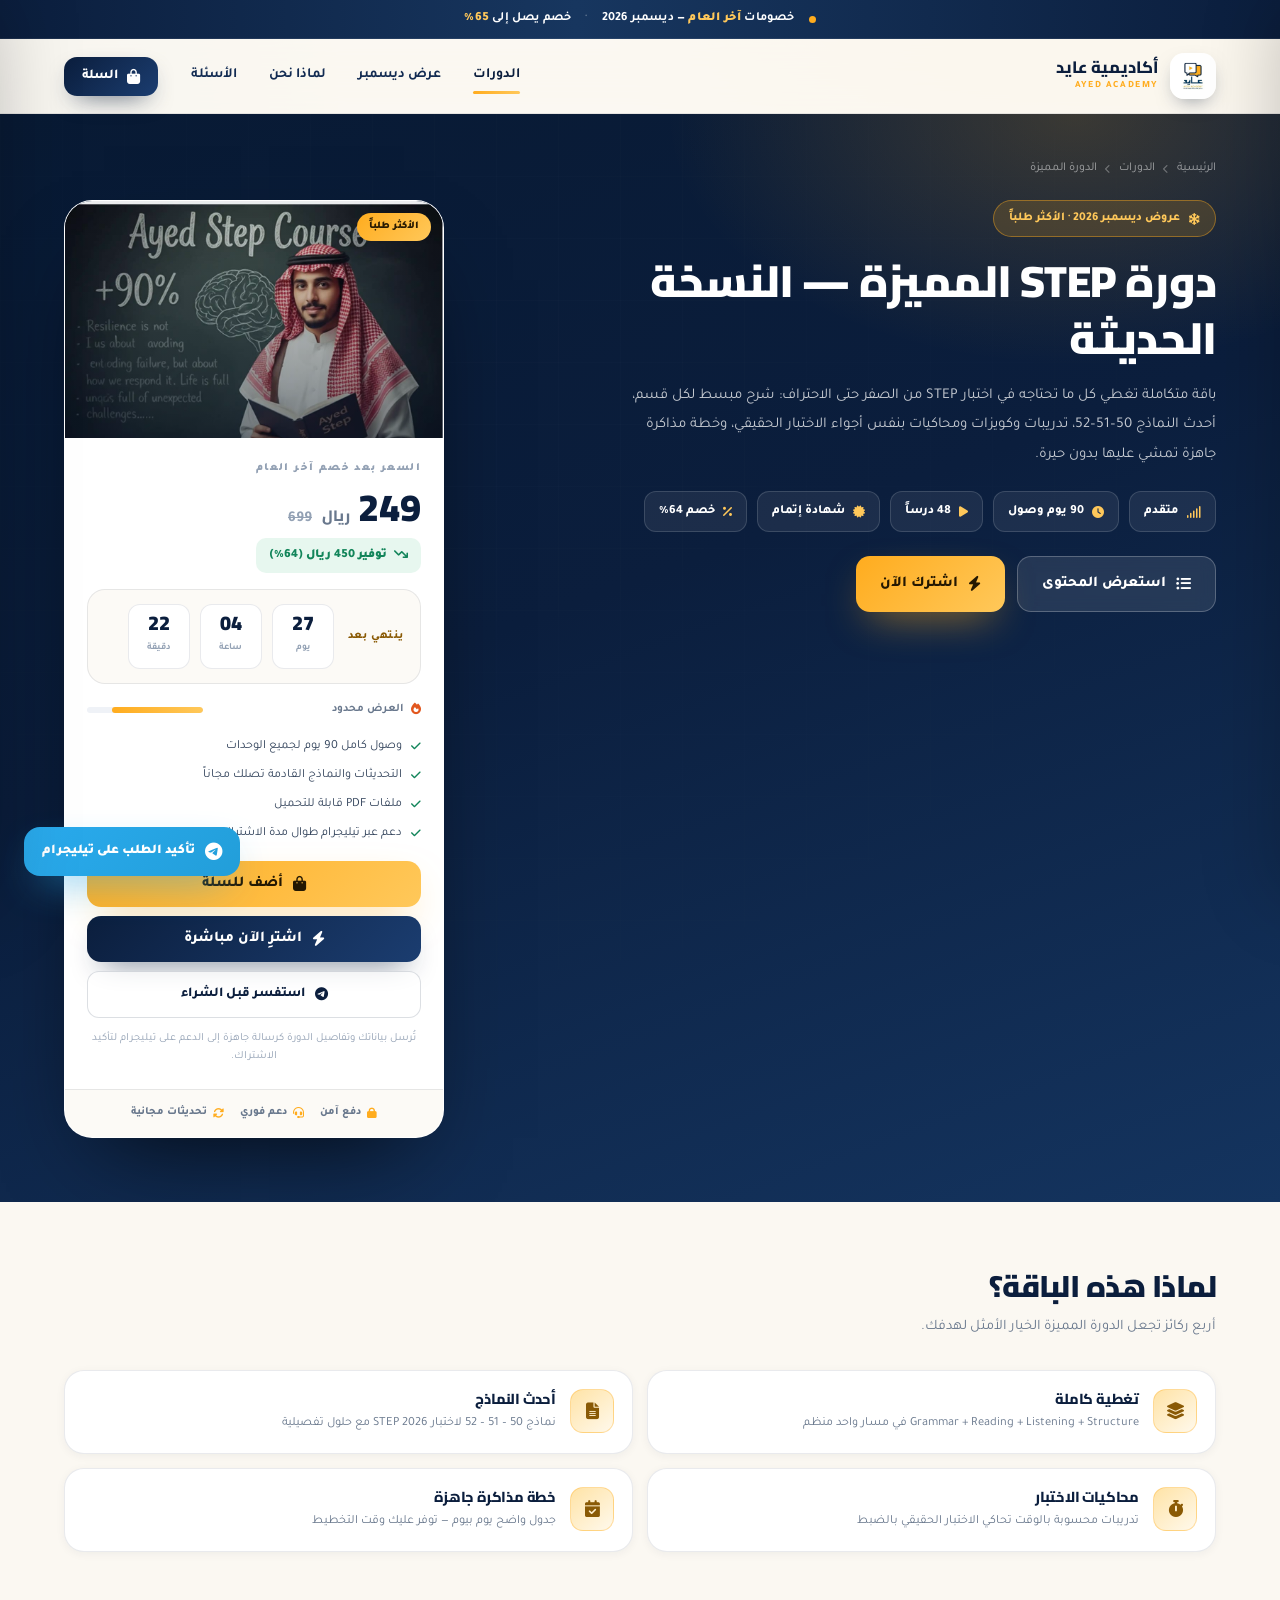
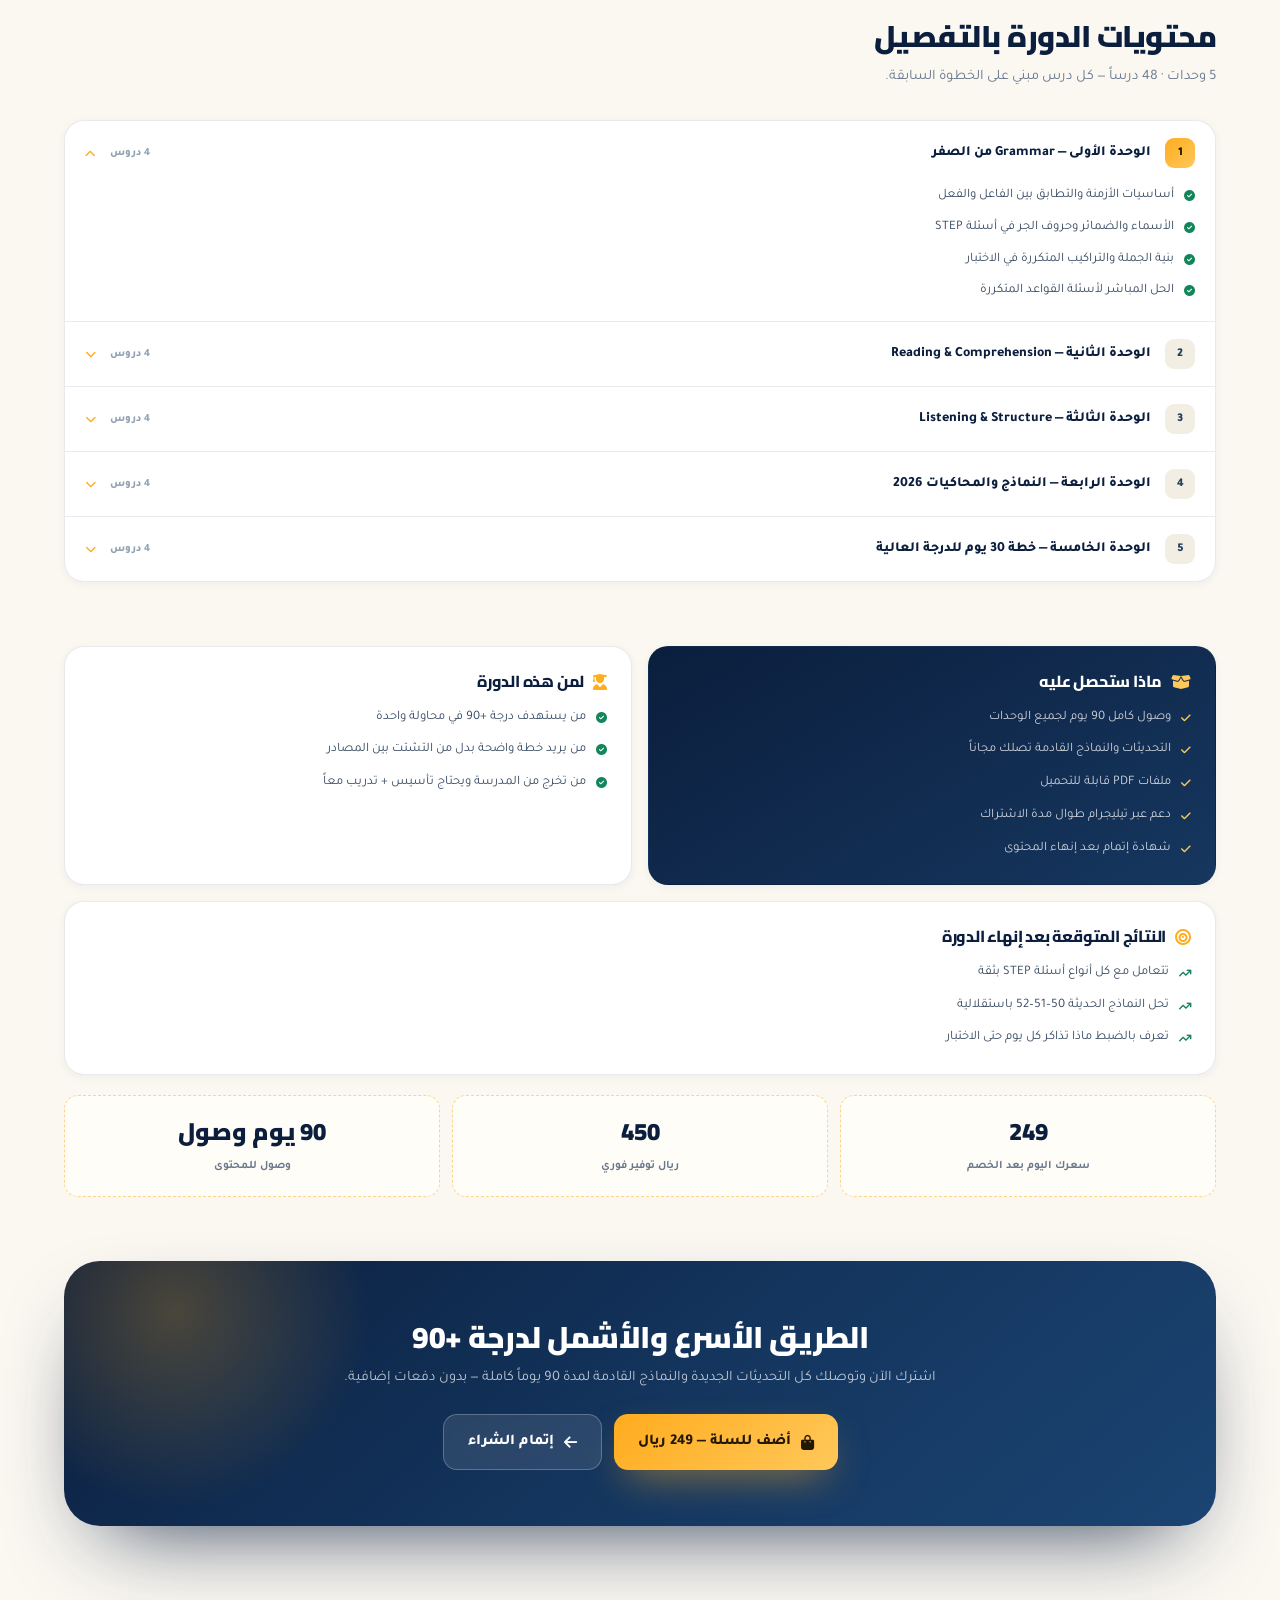
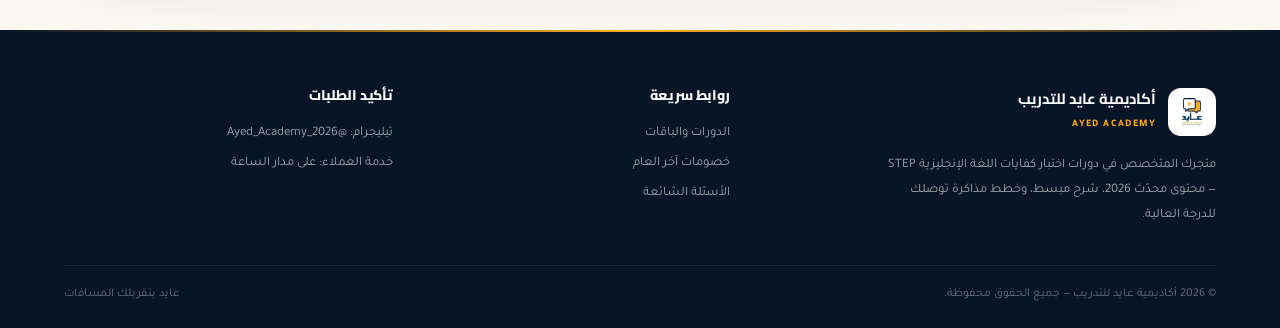
<file: course.html>
<!DOCTYPE html>
<html lang="ar" dir="rtl">
<head>
<meta charset="UTF-8">
<meta name="viewport" content="width=device-width, initial-scale=1.0">
<title>تفاصيل الدورة | أكاديمية عايد — STEP 2026</title>
<meta name="description" content="تعرّف على مميزات ومحتوى دورة STEP من أكاديمية عايد بالتفصيل — الوحدات، الدروس، ما ستحصل عليه، والنتائج المتوقعة. خصومات آخر العام ديسمبر 2026.">
<meta name="theme-color" content="#0B1E3D">
<link rel="icon" href="assets/logo.png" type="image/png">
<link rel="preconnect" href="https://fonts.googleapis.com">
<link rel="preconnect" href="https://fonts.gstatic.com" crossorigin>
<link href="https://fonts.googleapis.com/css2?family=Cairo:wght@400;600;700;800;900&family=Tajawal:wght@300;400;500;700;800&display=swap" rel="stylesheet">
<link rel="stylesheet" href="https://cdnjs.cloudflare.com/ajax/libs/font-awesome/6.5.2/css/all.min.css">
<link rel="stylesheet" href="assets/styles.css">
<style>
/* ---------- Course detail page ---------- */
.cd-hero{position:relative;z-index:1;padding:clamp(24px,4vw,44px) 0 clamp(40px,5vw,64px);
  background:linear-gradient(160deg,#081A34 0%,var(--ink) 45%,#14345F 100%);color:#fff;overflow:hidden}
.cd-hero::before{content:'';position:absolute;inset:0;pointer-events:none;
  background:radial-gradient(620px 380px at 84% 0%,rgba(255,172,30,.20),transparent 66%)}
.cd-hero::after{content:'';position:absolute;inset:0;pointer-events:none;opacity:.4;
  background-image:linear-gradient(rgba(255,255,255,.03) 1px,transparent 1px),linear-gradient(90deg,rgba(255,255,255,.03) 1px,transparent 1px);
  background-size:62px 62px;
  -webkit-mask-image:radial-gradient(circle at 40% 20%,#000,transparent 80%);
  mask-image:radial-gradient(circle at 40% 20%,#000,transparent 80%)}
.crumbs{position:relative;z-index:2;display:flex;align-items:center;gap:8px;font-size:12px;color:rgba(255,255,255,.55);margin-bottom:22px;flex-wrap:wrap}
.crumbs a:hover{color:var(--gold-2)}
.crumbs i{font-size:9px;opacity:.6}
.ccrumbs-sep{opacity:.4}
.cd-grid{position:relative;z-index:2;display:grid;grid-template-columns:1fr 380px;gap:clamp(24px,4vw,52px);align-items:start}
@media(max-width:980px){.cd-grid{grid-template-columns:1fr}}

.cd-eyebrow{display:inline-flex;align-items:center;gap:9px;background:rgba(255,172,30,.16);border:1px solid rgba(255,172,30,.42);
  color:var(--gold-2);border-radius:999px;padding:7px 15px;font-size:12px;font-weight:800;margin-bottom:16px}
.cd-hero h1{font-size:clamp(26px,3.6vw,44px);font-weight:900;line-height:1.3;letter-spacing:-.8px;margin-bottom:14px}
.cd-hero .lead{font-size:15px;color:rgba(255,255,255,.76);line-height:1.95;max-width:600px;margin-bottom:22px}

.cd-facts{display:flex;gap:10px;flex-wrap:wrap;margin-bottom:24px}
.fact{display:inline-flex;align-items:center;gap:8px;background:rgba(255,255,255,.07);border:1px solid rgba(255,255,255,.14);
  border-radius:12px;padding:9px 14px;font-size:12.5px;font-weight:800}
.fact i{color:var(--gold-2);font-size:12px}
.fact small{color:rgba(255,255,255,.5);font-weight:700}

/* Inline purchase panel (hero right) */
.buy-panel{
  position:sticky;top:calc(var(--head-h) + 18px);
  background:#fff;border-radius:var(--r-lg);overflow:hidden;color:var(--ink);
  box-shadow:0 40px 90px -40px rgba(0,0,0,.8);border:1px solid rgba(255,255,255,.5);
}
.bp-media{position:relative;aspect-ratio:16/10;overflow:hidden;background:var(--ink)}
.bp-media img{width:100%;height:100%;object-fit:cover;object-position:top}
.bp-media::after{content:'';position:absolute;inset:0;background:linear-gradient(180deg,rgba(8,20,40,.08),rgba(8,20,40,.5))}
.bp-flag{position:absolute;top:12px;inset-inline-start:12px;z-index:2;background:linear-gradient(135deg,var(--gold),var(--gold-2));
  color:#2A1B02;border-radius:999px;padding:5px 12px;font-size:10.5px;font-weight:900}
.bp-body{padding:22px}
.bp-label{font-size:11px;font-weight:900;letter-spacing:1.4px;color:var(--muted-2);text-transform:uppercase;margin-bottom:10px}
.bp-price{display:flex;align-items:baseline;gap:10px;flex-wrap:wrap;margin-bottom:6px}
.bp-price .now{font-family:'Cairo';font-size:38px;font-weight:900;line-height:1;color:var(--ink)}
.bp-price .now small{font-size:15px;font-weight:800;color:var(--muted)}
.bp-price .was{font-size:15px;color:var(--muted-2);text-decoration:line-through;font-weight:700}
.bp-save{display:inline-flex;align-items:center;gap:7px;background:var(--ok-bg);color:var(--ok);border-radius:10px;
  padding:7px 13px;font-size:12.5px;font-weight:900;margin-bottom:16px}
.bp-timer{margin-bottom:16px}
.bp-stock{font-size:11.5px;color:var(--muted);display:flex;align-items:center;gap:7px;margin-bottom:16px;font-weight:700}
.bp-stock .bar{flex:1;height:6px;border-radius:6px;background:#EFF2F7;overflow:hidden}
.bp-stock .bar i{display:block;height:100%;width:78%;border-radius:6px;background:linear-gradient(90deg,var(--gold),var(--gold-2))}
.bp-list{display:grid;gap:9px;margin-bottom:18px}
.bp-list li{display:flex;gap:9px;font-size:12.5px;color:#33445C;line-height:1.6;align-items:flex-start}
.bp-list li i{color:var(--ok);font-size:11px;margin-top:5px;flex-shrink:0}
.bp-actions{display:grid;gap:9px}
.bp-note{font-size:11px;color:var(--muted-2);text-align:center;margin-top:12px;line-height:1.7}

/* Trust row under panel */
.bp-trust{display:flex;justify-content:center;gap:16px;flex-wrap:wrap;padding:14px 18px;background:#FCFAF6;border-top:1px solid var(--line);font-size:11px;font-weight:800;color:var(--muted)}
.bp-trust span{display:inline-flex;align-items:center;gap:6px}
.bp-trust i{color:var(--gold)}

/* ---------- Content sections ---------- */
.cd-sec{padding:clamp(40px,5vw,64px) 0}
.cd-sec h2{font-size:clamp(21px,2.6vw,30px);font-weight:900;letter-spacing:-.5px;margin-bottom:8px}
.cd-sec .sub{color:var(--muted);font-size:14.5px;margin-bottom:28px;line-height:1.9}

/* highlights */
.hl-grid{display:grid;grid-template-columns:repeat(2,1fr);gap:14px}
@media(max-width:620px){.hl-grid{grid-template-columns:1fr}}
.hl{display:flex;gap:14px;background:#fff;border:1px solid var(--line);border-radius:var(--r-md);padding:18px;box-shadow:var(--sh-1);
  transition:transform .35s var(--ease),box-shadow .35s,border-color .3s}
.hl:hover{transform:translateY(-5px);box-shadow:var(--sh-2);border-color:rgba(255,172,30,.4)}
.hl-ic{width:44px;height:44px;border-radius:13px;display:grid;place-items:center;flex-shrink:0;font-size:17px;
  background:linear-gradient(140deg,var(--gold-3),#FFF9EC);border:1px solid rgba(255,172,30,.35);color:#8A5A05}
.hl h4{font-size:14.5px;margin-bottom:4px}
.hl p{font-size:12.5px;color:var(--muted);line-height:1.8}

/* curriculum accordion */
.cur{border:1px solid var(--line);border-radius:var(--r-md);overflow:hidden;background:#fff;box-shadow:var(--sh-1)}
.cur-item + .cur-item{border-top:1px solid var(--line)}
.cur-head{width:100%;display:flex;align-items:center;gap:14px;padding:17px 20px;text-align:start;transition:background .25s}
.cur-head:hover{background:#FFFCF5}
.cur-num{width:30px;height:30px;border-radius:9px;display:grid;place-items:center;font-size:12px;font-weight:900;flex-shrink:0;
  background:var(--paper-2);color:var(--ink-soft);transition:background .25s,color .25s}
.cur-item.open .cur-num{background:linear-gradient(135deg,var(--gold),var(--gold-2));color:#2A1B02}
.cur-title{flex:1;font-size:14px;font-weight:800;line-height:1.5}
.cur-count{font-size:11px;font-weight:800;color:var(--muted-2);white-space:nowrap}
.cur-head i.chev{font-size:11px;color:var(--gold);transition:transform .35s var(--ease)}
.cur-item.open .cur-head i.chev{transform:rotate(180deg)}
.cur-body{max-height:0;overflow:hidden;transition:max-height .4s var(--ease)}
.cur-body ul{padding:0 20px 18px 20px;display:grid;gap:9px}
.cur-body li{display:flex;gap:10px;font-size:13px;color:#3A4C63;line-height:1.75;align-items:flex-start}
.cur-body li i{color:var(--ok);font-size:11px;margin-top:6px;flex-shrink:0}

/* includes / audience / outcomes */
.two-col{display:grid;grid-template-columns:1fr 1fr;gap:16px}
@media(max-width:760px){.two-col{grid-template-columns:1fr}}
.panel{background:#fff;border:1px solid var(--line);border-radius:var(--r-md);padding:24px;box-shadow:var(--sh-1)}
.panel h3{font-size:16px;margin-bottom:14px;display:flex;align-items:center;gap:9px}
.panel h3 i{color:var(--gold)}
.panel ul{display:grid;gap:10px}
.panel li{display:flex;gap:10px;font-size:13px;color:#3A4C63;line-height:1.75;align-items:flex-start}
.panel li i{color:var(--ok);font-size:11px;margin-top:6px;flex-shrink:0}
.panel.dark{background:linear-gradient(150deg,var(--ink),#16375F);color:#fff;border-color:transparent}
.panel.dark h3{color:#fff}
.panel.dark h3 i{color:var(--gold-2)}
.panel.dark li{color:rgba(255,255,255,.78)}
.panel.dark li i{color:var(--gold-2)}

/* value stack */
.value{display:grid;grid-template-columns:repeat(3,1fr);gap:12px;margin-top:20px}
@media(max-width:700px){.value{grid-template-columns:1fr}}
.vitem{background:#FFFDF7;border:1px dashed rgba(255,172,30,.5);border-radius:var(--r-sm);padding:16px;text-align:center}
.vitem b{display:block;font-family:'Cairo';font-size:24px;font-weight:900;color:var(--ink)}
.vitem span{font-size:11.5px;color:var(--muted);font-weight:700}

/* sticky mobile buy bar */
.mbar{display:none;position:fixed;inset-inline:0;bottom:0;z-index:1150;background:rgba(255,255,255,.97);
  -webkit-backdrop-filter:blur(16px);backdrop-filter:blur(16px);border-top:1px solid var(--line);
  padding:11px 16px;gap:12px;align-items:center;box-shadow:0 -8px 30px -18px rgba(11,30,61,.5)}
.mbar .mp{flex:1;min-width:0}
.mbar .mp b{font-family:'Cairo';font-size:20px;font-weight:900;line-height:1;display:block}
.mbar .mp span{font-size:10.5px;color:var(--muted-2);text-decoration:line-through;font-weight:700}
.mbar .btn{padding:12px 18px;font-size:13px;border-radius:12px}
@media(max-width:980px){.mbar{display:flex}body{padding-bottom:74px}.fab-tg{bottom:88px}}
</style>
</head>
<body>
<div class="page-glow"></div>

<div class="topbar">
  <div class="wrap">
    <span class="dot-live"></span>
    <span>خصومات <b>آخر العام</b> — ديسمبر 2026</span>
    <span class="sep">·</span>
    <span>خصم يصل إلى <b>65%</b></span>
  </div>
</div>

<header class="site-head">
  <div class="wrap head-in">
    <a href="index.html" class="brand">
      <img src="assets/logo.png" alt="شعار أكاديمية عايد" class="brand-mark">
      <span class="brand-txt"><b>أكاديمية عايد</b><span>AYED ACADEMY</span></span>
    </a>
    <nav class="nav">
      <a href="index.html#courses" class="active">الدورات</a>
      <a href="index.html#offer">عرض ديسمبر</a>
      <a href="index.html#why">لماذا نحن</a>
      <a href="index.html#faq">الأسئلة</a>
    </nav>
    <div class="head-act">
      <button class="cart-open" data-open-cart aria-label="سلة المشتريات">
        <i class="fa-solid fa-bag-shopping"></i><span class="lbl">السلة</span>
        <span class="cart-badge hide" data-cart-badge>0</span>
      </button>
      <button class="burger" id="burger" aria-label="القائمة"><i class="fa-solid fa-bars"></i></button>
    </div>
  </div>
</header>

<div class="mnav-scrim" id="mnavScrim"></div>
<nav class="mnav" id="mnav">
  <div class="mnav-top">
    <div class="brand">
      <img src="assets/logo.png" alt="" class="brand-mark" style="width:38px;height:38px">
      <span class="brand-txt"><b style="font-size:14px">أكاديمية عايد</b><span>AYED ACADEMY</span></span>
    </div>
    <button class="x-btn" aria-label="إغلاق"><i class="fa-solid fa-xmark"></i></button>
  </div>
  <a href="index.html#courses"><i class="fa-solid fa-graduation-cap"></i> الدورات</a>
  <a href="index.html#offer"><i class="fa-solid fa-gift"></i> عرض ديسمبر</a>
  <a href="index.html#why"><i class="fa-solid fa-award"></i> لماذا نحن</a>
  <a href="index.html#faq"><i class="fa-solid fa-circle-question"></i> الأسئلة</a>
  <div class="mnav-foot">
    <button class="btn btn-gold btn-block" data-open-cart><i class="fa-solid fa-bag-shopping"></i> السلة (<span data-cart-count-text>0</span>)</button>
  </div>
</nav>

<!-- Hero -->
<section class="cd-hero">
  <div class="wrap">
    <div class="crumbs">
      <a href="index.html">الرئيسية</a><i class="fa-solid fa-chevron-left"></i>
      <a href="index.html#courses">الدورات</a><i class="fa-solid fa-chevron-left"></i>
      <span id="crumbName">تفاصيل الدورة</span>
    </div>

    <div class="cd-grid">
      <div id="cdMain"></div>
      <aside id="cdBuy"></aside>
    </div>
  </div>
</section>

<div id="cdSections"></div>

<footer class="site-foot">
  <div class="wrap">
    <div class="foot-grid">
      <div>
        <div class="fbrand">
          <img src="assets/logo.png" alt="شعار أكاديمية عايد">
          <div><b>أكاديمية عايد للتدريب</b><span>AYED ACADEMY</span></div>
        </div>
        <p>متجرك المتخصص في دورات اختبار كفايات اللغة الإنجليزية STEP — محتوى محدّث 2026، شرح مبسط، وخطط مذاكرة توصلك للدرجة العالية.</p>
      </div>
      <div>
        <h4>روابط سريعة</h4>
        <ul>
          <li><a href="index.html#courses">الدورات والباقات</a></li>
          <li><a href="index.html#offer">خصومات آخر العام</a></li>
          <li><a href="index.html#faq">الأسئلة الشائعة</a></li>
        </ul>
      </div>
      <div>
        <h4>تأكيد الطلبات</h4>
        <ul>
          <li>تيليجرام: <a href="https://t.me/Ayed_Academy_2026" target="_blank" rel="noopener">@Ayed_Academy_2026</a></li>
          <li>خدمة العملاء: على مدار الساعة</li>
        </ul>
      </div>
    </div>
    <div class="foot-bottom">
      <span>© <span data-year>2026</span> أكاديمية عايد للتدريب — جميع الحقوق محفوظة.</span>
      <span>عايد بتقربلك المسافات</span>
    </div>
  </div>
</footer>

<div class="scrim" id="scrim"></div>
<aside class="drawer" id="drawer" aria-label="سلة المشتريات">
  <div class="drawer-head">
    <h3><i class="fa-solid fa-bag-shopping"></i> سلة المشتريات</h3>
    <button class="x-btn" data-drawer-close aria-label="إغلاق"><i class="fa-solid fa-xmark"></i></button>
  </div>
  <div class="drawer-body" id="drawerBody"></div>
  <div class="drawer-foot" id="drawerFoot"></div>
</aside>

<a href="https://t.me/Ayed_Academy_2026" target="_blank" rel="noopener" class="fab-tg">
  <i class="fa-brands fa-telegram"></i><span>تأكيد الطلب على تيليجرام</span>
</a>
<button class="to-top" data-to-top onclick="window.scrollTo({top:0,behavior:'smooth'})" aria-label="للأعلى"><i class="fa-solid fa-chevron-up"></i></button>
<div class="toast" id="toast"><span class="dot"></span><span id="toastText"></span></div>

<div class="mbar">
  <div class="mp"><b id="mbarPrice">0</b><span id="mbarOld">0</span></div>
  <button class="btn btn-line" id="mbarView"><i class="fa-solid fa-list-ul"></i> المميزات</button>
  <button class="btn btn-gold" id="mbarBuy"><i class="fa-solid fa-bag-shopping"></i> أضف</button>
</div>

<script src="assets/store.js"></script>
<script>
/* ---------- Resolve course from URL ---------- */
const params = new URLSearchParams(location.search);
let course = STORE.byId(params.get('course')) || STORE.courses[0];
const off = STORE.discountOf(course);
const save = STORE.savingOf(course);

document.title = `${course.shortName} — أكاديمية عايد | STEP 2026`;
document.getElementById('crumbName').textContent = course.shortName;

/* ---------- Main column ---------- */
document.getElementById('cdMain').innerHTML = `
  <span class="cd-eyebrow"><i class="fa-solid fa-snowflake"></i> ${STORE.campaign.sub} · ${course.badge}</span>
  <h1>${course.name}</h1>
  <p class="lead">${course.summary}</p>
  <div class="cd-facts">
    <span class="fact"><i class="fa-solid fa-signal"></i> ${course.level}</span>
    <span class="fact"><i class="fa-solid fa-clock"></i> ${course.duration}</span>
    <span class="fact"><i class="fa-solid fa-play"></i> ${course.lessons}</span>
    <span class="fact"><i class="fa-solid fa-certificate"></i> شهادة إتمام</span>
    <span class="fact"><i class="fa-solid fa-percent"></i> خصم ${off}%</span>
  </div>
  <div style="display:flex;gap:12px;flex-wrap:wrap">
    <a href="#curriculum" class="btn btn-ghost-light"><i class="fa-solid fa-list-ul"></i> استعرض المحتوى</a>
    <a href="#buy" class="btn btn-gold"><i class="fa-solid fa-bolt"></i> اشترك الآن</a>
  </div>`;

/* ---------- Buy panel ---------- */
document.getElementById('cdBuy').innerHTML = `
  <div class="buy-panel" id="buy">
    <div class="bp-media">
      <img src="${course.img}" alt="${course.name}">
      <span class="bp-flag">${course.badge}</span>
    </div>
    <div class="bp-body">
      <div class="bp-label">السعر بعد خصم آخر العام</div>
      <div class="bp-price">
        <span class="now">${STORE.money(course.price)} <small>ريال</small></span>
        <span class="was">${STORE.money(course.old)}</span>
      </div>
      <span class="bp-save"><i class="fa-solid fa-arrow-trend-down"></i> توفير ${STORE.money(save)} ريال (${off}%)</span>

      <div class="bp-timer">
        <div class="countdown" data-countdown style="max-width:100%;background:#FCFAF6;border-color:var(--line)">
          <span class="cd-label" style="color:#8A5A05">ينتهي بعد</span>
          <div class="cd-cell" style="background:#fff;border-color:var(--line)"><b data-cd="d" style="color:var(--ink)">00</b><small style="color:var(--muted-2)">يوم</small></div>
          <div class="cd-cell" style="background:#fff;border-color:var(--line)"><b data-cd="h" style="color:var(--ink)">00</b><small style="color:var(--muted-2)">ساعة</small></div>
          <div class="cd-cell" style="background:#fff;border-color:var(--line)"><b data-cd="m" style="color:var(--ink)">00</b><small style="color:var(--muted-2)">دقيقة</small></div>
        </div>
      </div>

      <div class="bp-stock"><i class="fa-solid fa-fire" style="color:#E2571E"></i> العرض محدود<em style="flex:1"></em><span class="bar"><i></i></span></div>

      <ul class="bp-list">
        ${course.includes.slice(0, 4).map(x => `<li><i class="fa-solid fa-check"></i>${x}</li>`).join('')}
      </ul>

      <div class="bp-actions">
        <button class="btn btn-gold btn-block" data-add="${course.id}"><i class="fa-solid fa-bag-shopping"></i> أضف للسلة</button>
        <button class="btn btn-ink btn-block" id="buyNow"><i class="fa-solid fa-bolt"></i> اشترِ الآن مباشرة</button>
        <a href="https://t.me/Ayed_Academy_2026" target="_blank" rel="noopener" class="btn btn-line btn-block btn-sm">
          <i class="fa-brands fa-telegram"></i> استفسر قبل الشراء
        </a>
      </div>
      <div class="bp-note">تُرسل بياناتك وتفاصيل الدورة كرسالة جاهزة إلى الدعم على تيليجرام لتأكيد الاشتراك.</div>
    </div>
    <div class="bp-trust">
      <span><i class="fa-solid fa-lock"></i> دفع آمن</span>
      <span><i class="fa-solid fa-headset"></i> دعم فوري</span>
      <span><i class="fa-solid fa-rotate"></i> تحديثات مجانية</span>
    </div>
  </div>`;

/* ---------- Sections ---------- */
document.getElementById('cdSections').innerHTML = `
<section class="cd-sec" style="padding-bottom:0">
  <div class="wrap">
    <h2 class="rv">لماذا هذه الباقة؟</h2>
    <p class="sub rv">أربع ركائز تجعل ${course.shortName} الخيار الأمثل لهدفك.</p>
    <div class="hl-grid">
      ${course.highlights.map((h, i) => `
        <div class="hl rv" style="transition-delay:${i * .06}s">
          <div class="hl-ic"><i class="${h.icon}"></i></div>
          <div><h4>${h.title}</h4><p>${h.text}</p></div>
        </div>`).join('')}
    </div>
  </div>
</section>

<section class="cd-sec" id="curriculum">
  <div class="wrap">
    <h2 class="rv">محتويات الدورة بالتفصيل</h2>
    <p class="sub rv">${course.curriculum.length} وحدات · ${course.lessons} — كل درس مبني على الخطوة السابقة.</p>
    <div class="cur rv">
      ${course.curriculum.map((u, i) => `
        <div class="cur-item ${i === 0 ? 'open' : ''}">
          <button class="cur-head">
            <span class="cur-num">${i + 1}</span>
            <span class="cur-title">${u.title}</span>
            <span class="cur-count">${u.lessons.length} دروس</span>
            <i class="fa-solid fa-chevron-down chev"></i>
          </button>
          <div class="cur-body" ${i === 0 ? 'style="max-height:400px"' : ''}>
            <ul>${u.lessons.map(l => `<li><i class="fa-solid fa-circle-check"></i>${l}</li>`).join('')}</ul>
          </div>
        </div>`).join('')}
    </div>
  </div>
</section>

<section class="cd-sec" style="padding-top:0">
  <div class="wrap">
    <div class="two-col">
      <div class="panel dark rv-r">
        <h3><i class="fa-solid fa-box-open"></i> ماذا ستحصل عليه</h3>
        <ul>${course.includes.map(x => `<li><i class="fa-solid fa-check"></i>${x}</li>`).join('')}</ul>
      </div>
      <div class="panel rv-l">
        <h3><i class="fa-solid fa-user-graduate"></i> لمن هذه الدورة</h3>
        <ul>${course.audience.map(x => `<li><i class="fa-solid fa-circle-check"></i>${x}</li>`).join('')}</ul>
      </div>
    </div>

    <div class="panel rv" style="margin-top:16px">
      <h3><i class="fa-solid fa-bullseye"></i> النتائج المتوقعة بعد إنهاء الدورة</h3>
      <ul>${course.outcomes.map(x => `<li><i class="fa-solid fa-arrow-trend-up"></i>${x}</li>`).join('')}</ul>
    </div>

    <div class="value rv">
      <div class="vitem"><b>${STORE.money(course.price)}</b><span>سعرك اليوم بعد الخصم</span></div>
      <div class="vitem"><b>${STORE.money(save)}</b><span>ريال توفير فوري</span></div>
      <div class="vitem"><b>${course.duration}</b><span>وصول للمحتوى</span></div>
    </div>
  </div>
</section>

<section class="cd-sec" style="padding-top:0">
  <div class="wrap">
    <div class="cta-box rv">
      <h2>${course.tagline}</h2>
      <p>${course.details}</p>
      <div class="cta-actions">
        <button class="btn btn-gold" data-add="${course.id}"><i class="fa-solid fa-bag-shopping"></i> أضف للسلة — ${STORE.money(course.price)} ريال</button>
        <a href="checkout.html" class="btn btn-ghost-light"><i class="fa-solid fa-arrow-left"></i> إتمام الشراء</a>
      </div>
    </div>
  </div>
</section>`;

/* ---------- Mobile bar ---------- */
document.getElementById('mbarPrice').textContent = STORE.money(course.price) + ' ريال';
document.getElementById('mbarOld').textContent = STORE.money(course.old) + ' ريال';
document.getElementById('mbarBuy').addEventListener('click', () => {
  const isNew = Cart.add(course.id);
  UI.cartBadge();
  UI.toast(isNew ? 'تمت الإضافة إلى السلة ✓' : 'الدورة في سلتك');
  UI.openDrawer();
});
document.getElementById('mbarView').addEventListener('click', () => {
  document.getElementById('curriculum').scrollIntoView({ behavior: 'smooth' });
});

/* ---------- Buy now: add then go to checkout ---------- */
document.getElementById('buyNow').addEventListener('click', () => {
  Cart.add(course.id);
  UI.cartBadge();
  location.href = 'checkout.html';
});

/* ---------- Curriculum accordion ---------- */
function openCur(item) {
  const body = item.querySelector('.cur-body');
  body.style.maxHeight = body.scrollHeight + 24 + 'px';
}
document.querySelectorAll('.cur-item.open').forEach(openCur);
window.addEventListener('resize', () => {
  document.querySelectorAll('.cur-item.open').forEach(openCur);
});

document.querySelectorAll('.cur-head').forEach(h => {
  h.addEventListener('click', () => {
    const item = h.parentElement;
    const body = item.querySelector('.cur-body');
    const open = item.classList.toggle('open');
    if (open) body.style.maxHeight = body.scrollHeight + 40 + 'px';
    else body.style.maxHeight = 0;
  });
});
</script>
</body>
</html>
</file>
<file: assets/styles.css>
/* ==========================================================================
   AYED ACADEMY — Design System 2026
   Palette derived from the official brand logo (navy #0B1E3D / gold #FFAC1E)
   ========================================================================== */

:root{
  --ink:#0B1E3D;
  --ink-2:#122B52;
  --ink-3:#1B3D70;
  --ink-soft:#24425F;
  --gold:#FFAC1E;
  --gold-2:#FFC85A;
  --gold-3:#FFE3A6;
  --paper:#FBF8F2;
  --paper-2:#F3EEE4;
  --white:#FFFFFF;
  --muted:#69788D;
  --muted-2:#93A1B4;
  --line:rgba(11,30,61,.09);
  --line-2:rgba(11,30,61,.14);
  --ok:#12855A;
  --ok-bg:#E7F7EF;
  --danger:#C0392B;
  --r-xs:10px;
  --r-sm:14px;
  --r-md:20px;
  --r-lg:28px;
  --r-xl:36px;
  --sh-1:0 2px 10px rgba(11,30,61,.05);
  --sh-2:0 12px 34px -12px rgba(11,30,61,.20);
  --sh-3:0 26px 70px -20px rgba(11,30,61,.30);
  --sh-gold:0 16px 40px -14px rgba(255,172,30,.65);
  --ease:cubic-bezier(.22,1,.36,1);
  --max:1200px;
  --head-h:74px;
}

*,*::before,*::after{box-sizing:border-box;margin:0;padding:0}
html{scroll-behavior:smooth;-webkit-text-size-adjust:100%;overflow-x:clip}
body{
  font-family:'Tajawal','Cairo',system-ui,sans-serif;
  background:var(--paper);
  color:var(--ink);
  line-height:1.7;
  overflow-x:clip;
  -webkit-font-smoothing:antialiased;
}
body.locked{overflow:hidden}
h1,h2,h3,h4,h5{font-family:'Cairo','Tajawal',sans-serif;line-height:1.35;font-weight:800;letter-spacing:-.2px}
img{max-width:100%;display:block}
a{color:inherit;text-decoration:none}
ul,ol{list-style:none}
button,input,select,textarea{font-family:inherit;font-size:inherit;color:inherit}
button{cursor:pointer;border:none;background:none}
::selection{background:var(--gold);color:var(--ink)}

.wrap{width:100%;max-width:var(--max);margin-inline:auto;padding-inline:24px}
.mono{font-variant-numeric:tabular-nums}
.sr{position:absolute;width:1px;height:1px;overflow:hidden;clip:rect(0 0 0 0);white-space:nowrap}

/* ---------- Ambient background ---------- */
.page-glow{
  position:fixed;inset:0;z-index:0;pointer-events:none;
  background:
    radial-gradient(900px 520px at 88% -8%, rgba(255,172,30,.13), transparent 62%),
    radial-gradient(800px 500px at -10% 12%, rgba(27,61,112,.10), transparent 60%),
    radial-gradient(700px 700px at 50% 110%, rgba(255,200,90,.10), transparent 65%);
}

/* ==========================================================================
   Announcement
   ========================================================================== */
.topbar{
  position:relative;z-index:60;
  background:linear-gradient(90deg,var(--ink) 0%,#17365F 45%,var(--ink) 100%);
  color:#fff;font-size:12.5px;font-weight:700;letter-spacing:.2px;
  border-bottom:1px solid rgba(255,255,255,.07);
}
.topbar .wrap{display:flex;align-items:center;justify-content:center;gap:14px;min-height:38px;text-align:center;flex-wrap:wrap}
.topbar .dot-live{
  width:7px;height:7px;border-radius:50%;background:var(--gold);
  box-shadow:0 0 0 0 rgba(255,172,30,.6);animation:livePulse 2.2s infinite;
}
@keyframes livePulse{0%{box-shadow:0 0 0 0 rgba(255,172,30,.55)}70%{box-shadow:0 0 0 9px rgba(255,172,30,0)}100%{box-shadow:0 0 0 0 rgba(255,172,30,0)}}
.topbar b{color:var(--gold-2);font-weight:900}
.topbar .sep{opacity:.28}
@media(max-width:640px){.topbar{font-size:11px}.topbar .sep{display:none}}

/* ==========================================================================
   Header
   ========================================================================== */
.site-head{
  position:sticky;top:0;z-index:900;
  background:rgba(251,248,242,.82);
  -webkit-backdrop-filter:blur(18px) saturate(150%);
  backdrop-filter:blur(18px) saturate(150%);
  border-bottom:1px solid var(--line);
  transition:background .3s var(--ease),box-shadow .3s var(--ease);
}
.site-head.stuck{background:rgba(255,255,255,.94);box-shadow:0 8px 30px -18px rgba(11,30,61,.4)}
.head-in{display:flex;align-items:center;gap:18px;height:var(--head-h)}
.brand{display:flex;align-items:center;gap:12px;flex-shrink:0}
.brand-mark{
  width:46px;height:46px;border-radius:14px;object-fit:cover;
  box-shadow:0 8px 20px -8px rgba(11,30,61,.5);
  transition:transform .45s var(--ease);
}
.brand:hover .brand-mark{transform:rotate(-4deg) scale(1.05)}
.brand-txt b{display:block;font-family:'Cairo';font-size:16.5px;font-weight:800;line-height:1.2}
.brand-txt span{display:block;font-size:9.5px;font-weight:800;letter-spacing:1.6px;color:var(--gold);text-transform:uppercase}

.nav{display:flex;align-items:center;gap:2px;margin-inline-start:auto}
.nav a{
  position:relative;padding:9px 15px;border-radius:11px;
  font-size:14px;font-weight:700;color:var(--ink-2);
  transition:color .25s,background .25s;
}
.nav a:hover{background:rgba(11,30,61,.05);color:var(--ink)}
.nav a.active{color:var(--ink)}
.nav a.active::after{
  content:'';position:absolute;inset-inline:15px;bottom:3px;height:2.5px;border-radius:3px;
  background:linear-gradient(90deg,var(--gold),var(--gold-2));
}
.head-act{display:flex;align-items:center;gap:10px;flex-shrink:0}
.pill-offer{
  display:inline-flex;align-items:center;gap:8px;
  background:linear-gradient(135deg,#FFF4DF,var(--gold-3));
  border:1px solid rgba(255,172,30,.45);
  border-radius:999px;padding:7px 14px;
  font-size:11.5px;font-weight:900;color:#6B4508;white-space:nowrap;
}
.cart-open{
  position:relative;display:inline-flex;align-items:center;gap:9px;
  background:linear-gradient(135deg,var(--ink),var(--ink-3));
  color:#fff;border-radius:13px;padding:11px 18px;
  font-size:13.5px;font-weight:800;
  box-shadow:0 10px 26px -12px rgba(11,30,61,.9);
  transition:transform .3s var(--ease),box-shadow .3s var(--ease);
}
.cart-open:hover{transform:translateY(-2px);box-shadow:0 16px 34px -14px rgba(11,30,61,.95)}
.cart-open i{font-size:15px}
.cart-badge{
  position:absolute;top:-7px;inset-inline-start:-7px;
  min-width:21px;height:21px;padding:0 5px;border-radius:999px;
  background:linear-gradient(135deg,var(--gold),var(--gold-2));
  color:var(--ink);font-size:11px;font-weight:900;
  display:grid;place-items:center;
  box-shadow:0 4px 12px -2px rgba(255,172,30,.8);
  transition:transform .25s var(--ease);
}
.cart-badge.bump{animation:bump .45s var(--ease)}
.cart-badge.hide{display:none}
@keyframes bump{0%,100%{transform:scale(1)}45%{transform:scale(1.45)}}
.burger{display:none;width:42px;height:42px;border-radius:12px;background:rgba(11,30,61,.06);font-size:17px}
@media(max-width:1080px){.nav{display:none}.burger{display:block}.pill-offer{display:none}}
@media(max-width:560px){
  :root{--head-h:66px}
  .brand-txt b{font-size:14px}.brand-txt span{font-size:8.5px;letter-spacing:1.2px}
  .brand-mark{width:40px;height:40px;border-radius:12px}
  .cart-open{padding:10px 13px}.cart-open span.lbl{display:none}
}

/* Mobile drawer */
.mnav-scrim{
  position:fixed;inset:0;z-index:1000;background:rgba(8,20,40,.5);
  -webkit-backdrop-filter:blur(4px);backdrop-filter:blur(4px);
  opacity:0;pointer-events:none;transition:opacity .3s;
}
.mnav-scrim.on{opacity:1;pointer-events:auto}
.mnav{
  position:fixed;top:0;right:0;z-index:1010;
  width:min(330px,88vw);height:100%;background:#fff;
  transform:translateX(105%);transition:transform .42s var(--ease);
  display:flex;flex-direction:column;padding:22px;gap:6px;
  box-shadow:-24px 0 70px rgba(0,0,0,.2);
}
.mnav.on{transform:translateX(0)}
.mnav-top{display:flex;align-items:center;justify-content:space-between;padding-bottom:16px;margin-bottom:12px;border-bottom:1px solid var(--line)}
.mnav a{display:flex;align-items:center;gap:12px;padding:13px 15px;border-radius:13px;font-weight:700;font-size:14.5px;transition:background .2s}
.mnav a:hover{background:rgba(11,30,61,.05)}
.mnav a i{width:20px;color:var(--gold)}
.mnav .mnav-foot{margin-top:auto;padding-top:18px;border-top:1px solid var(--line)}
.x-btn{width:38px;height:38px;border-radius:11px;background:rgba(11,30,61,.06);font-size:16px;display:grid;place-items:center;transition:background .2s}
.x-btn:hover{background:rgba(11,30,61,.12)}

/* ==========================================================================
   Buttons
   ========================================================================== */
.btn{
  position:relative;display:inline-flex;align-items:center;justify-content:center;gap:10px;
  border-radius:14px;padding:14px 24px;font-weight:800;font-size:15px;
  transition:transform .3s var(--ease),box-shadow .3s var(--ease),background .25s,filter .25s;
  white-space:nowrap;overflow:hidden;isolation:isolate;
}
.btn:active{transform:translateY(1px) scale(.99)}
.btn-gold{background:linear-gradient(135deg,var(--gold) 0%,var(--gold-2) 100%);color:#241802;box-shadow:var(--sh-gold)}
.btn-gold::after{
  content:'';position:absolute;inset:0;z-index:-1;opacity:0;
  background:linear-gradient(120deg,transparent 20%,rgba(255,255,255,.55) 45%,transparent 70%);
  transform:translateX(-120%);
}
.btn-gold:hover{transform:translateY(-3px);filter:brightness(1.04)}
.btn-gold:hover::after{opacity:1;animation:sheen .9s var(--ease)}
@keyframes sheen{to{transform:translateX(120%)}}
.btn-ink{background:linear-gradient(135deg,var(--ink),var(--ink-3));color:#fff;box-shadow:0 14px 30px -16px rgba(11,30,61,.9)}
.btn-ink:hover{transform:translateY(-3px);box-shadow:0 20px 40px -18px rgba(11,30,61,.95)}
.btn-line{background:rgba(255,255,255,.7);border:1.5px solid var(--line-2);color:var(--ink)}
.btn-line:hover{background:#fff;border-color:var(--gold);color:#7A4E05;transform:translateY(-3px)}
.btn-ghost-light{background:rgba(255,255,255,.10);border:1px solid rgba(255,255,255,.24);color:#fff;backdrop-filter:blur(8px)}
.btn-ghost-light:hover{background:rgba(255,255,255,.2);transform:translateY(-3px)}
.btn-block{width:100%}
.btn-sm{padding:11px 16px;font-size:13.5px;border-radius:12px}
.btn:disabled{opacity:.6;cursor:not-allowed;transform:none!important;box-shadow:none}

/* ==========================================================================
   Hero
   ========================================================================== */
.hero{position:relative;z-index:1;overflow:hidden;padding:clamp(48px,7vw,92px) 0 clamp(60px,7vw,96px);
  background:linear-gradient(155deg,#081A34 0%,var(--ink) 42%,#14345F 100%);
  color:#fff;
}
.hero::before{
  content:'';position:absolute;inset:0;pointer-events:none;
  background:
    radial-gradient(680px 400px at 82% 8%,rgba(255,172,30,.20),transparent 65%),
    radial-gradient(520px 420px at 6% 92%,rgba(255,200,90,.10),transparent 68%);
}
.hero::after{
  content:'';position:absolute;inset:0;pointer-events:none;opacity:.5;
  background-image:linear-gradient(rgba(255,255,255,.035) 1px,transparent 1px),linear-gradient(90deg,rgba(255,255,255,.035) 1px,transparent 1px);
  background-size:64px 64px;
  -webkit-mask-image:radial-gradient(circle at 50% 30%,#000,transparent 78%);
  mask-image:radial-gradient(circle at 50% 30%,#000,transparent 78%);
}
.hero-grid{position:relative;z-index:2;display:grid;grid-template-columns:1.1fr .9fr;gap:clamp(28px,5vw,64px);align-items:center}
.eyebrow{
  display:inline-flex;align-items:center;gap:9px;
  background:linear-gradient(135deg,rgba(255,172,30,.18),rgba(255,172,30,.06));
  border:1px solid rgba(255,172,30,.42);
  color:var(--gold-2);border-radius:999px;padding:8px 16px;
  font-size:12.5px;font-weight:800;margin-bottom:20px;
}
.hero h1{font-size:clamp(30px,4.6vw,58px);font-weight:900;line-height:1.22;letter-spacing:-1px;margin-bottom:18px}
.hero h1 .g{color:var(--gold-2)}
.hero h1 .u{position:relative;display:inline-block;color:var(--gold-2)}
.hero h1 .u::after{
  content:'';position:absolute;inset-inline:0;bottom:2px;height:6px;border-radius:6px;
  background:linear-gradient(90deg,var(--gold),rgba(255,200,90,.25));opacity:.55;
}
.hero-lead{font-size:clamp(14.5px,1.5vw,17px);color:rgba(255,255,255,.76);line-height:1.95;max-width:560px;margin-bottom:26px}
.hero-cta{display:flex;gap:12px;flex-wrap:wrap;margin-bottom:30px}

.countdown{
  display:flex;align-items:center;gap:10px;flex-wrap:wrap;
  background:rgba(255,255,255,.06);border:1px solid rgba(255,255,255,.14);
  border-radius:18px;padding:14px 16px;max-width:560px;
  backdrop-filter:blur(10px);
}
.cd-label{font-size:11.5px;font-weight:800;color:var(--gold-2);letter-spacing:.6px;margin-inline-end:4px}
.cd-cell{min-width:62px;text-align:center;background:rgba(8,20,40,.45);border:1px solid rgba(255,255,255,.12);border-radius:12px;padding:7px 10px}
.cd-cell b{display:block;font-family:'Cairo';font-size:20px;font-weight:900;color:#fff;line-height:1.1}
.cd-cell small{font-size:9.5px;color:rgba(255,255,255,.55);font-weight:700}
.cd-sep{color:rgba(255,255,255,.25);font-weight:900}

.hero-stats{display:grid;grid-template-columns:repeat(3,1fr);gap:10px;margin-top:30px;max-width:520px}
.hstat{background:rgba(255,255,255,.055);border:1px solid rgba(255,255,255,.12);border-radius:15px;padding:13px 14px;transition:transform .3s var(--ease),background .3s}
.hstat:hover{transform:translateY(-4px);background:rgba(255,172,30,.12);border-color:rgba(255,172,30,.4)}
.hstat b{display:block;font-family:'Cairo';font-size:22px;font-weight:900;color:var(--gold-2);line-height:1.1}
.hstat span{font-size:11px;color:rgba(255,255,255,.62);font-weight:700}

/* Hero visual */
.hero-art{position:relative;display:grid;place-items:center;min-height:340px}
.art-halo{
  position:absolute;width:min(420px,92%);aspect-ratio:1;border-radius:50%;
  background:conic-gradient(from 140deg,rgba(255,172,30,.5),rgba(255,172,30,0),rgba(255,200,90,.35),rgba(255,172,30,0));
  filter:blur(38px);animation:spin 22s linear infinite;
}
@keyframes spin{to{transform:rotate(360deg)}}
.art-card{
  position:relative;z-index:2;width:min(330px,100%);
  border-radius:var(--r-xl);padding:30px 26px 26px;text-align:center;
  background:linear-gradient(160deg,rgba(255,255,255,.14),rgba(255,255,255,.045));
  border:1px solid rgba(255,255,255,.22);
  box-shadow:0 40px 90px -40px rgba(0,0,0,.85);
  backdrop-filter:blur(16px);
  animation:floatY 6s ease-in-out infinite;
}
@keyframes floatY{0%,100%{transform:translateY(0)}50%{transform:translateY(-14px)}}
.art-card img{width:152px;margin:0 auto 16px;border-radius:26px;box-shadow:0 24px 50px -22px rgba(0,0,0,.8)}
.art-card .art-t{font-family:'Cairo';font-weight:900;font-size:15px;color:#fff}
.art-card .art-s{font-size:11.5px;color:var(--gold-2);font-weight:800;letter-spacing:.5px}
.art-tag{
  position:absolute;z-index:3;display:inline-flex;align-items:center;gap:7px;
  background:#fff;color:var(--ink);border-radius:999px;padding:9px 15px;
  font-size:12px;font-weight:900;box-shadow:0 18px 40px -18px rgba(0,0,0,.7);
}
.art-tag.t1{top:6%;inset-inline-end:-4%;animation:floatY 5s ease-in-out infinite .4s}
.art-tag.t2{bottom:12%;inset-inline-start:-6%;animation:floatY 6.5s ease-in-out infinite 1s}
.art-tag .k{color:var(--ok);font-weight:900}
@media(max-width:920px){
  .hero-grid{grid-template-columns:1fr}
  .hero-art{order:-1;min-height:300px;margin-bottom:8px}
  .art-card{width:min(280px,90%);padding:22px}
  .art-card img{width:118px}
  .art-tag.t1{inset-inline-end:0}.art-tag.t2{inset-inline-start:0}
  .hero-stats{grid-template-columns:repeat(3,1fr)}
}

/* ==========================================================================
   Marquee / trust strip
   ========================================================================== */
.strip{position:relative;z-index:2;background:#fff;border-bottom:1px solid var(--line);overflow:hidden}
.strip-track{display:flex;gap:52px;width:max-content;padding:14px 0;animation:marq 32s linear infinite}
.strip:hover .strip-track{animation-play-state:paused}
@keyframes marq{from{transform:translateX(0)}to{transform:translateX(50%)}}
.strip-item{display:inline-flex;align-items:center;gap:10px;font-size:13px;font-weight:800;color:var(--ink-soft);white-space:nowrap}
.strip-item i{color:var(--gold)}

/* ==========================================================================
   Sections
   ========================================================================== */
.sec{position:relative;z-index:1;padding:clamp(56px,7vw,96px) 0}
.sec-head{max-width:680px;margin:0 auto clamp(34px,4vw,52px);text-align:center}
.tag{
  display:inline-flex;align-items:center;gap:8px;
  background:#fff;border:1px solid rgba(255,172,30,.45);color:#8A5A05;
  border-radius:999px;padding:7px 17px;font-size:12.5px;font-weight:800;margin-bottom:16px;
  box-shadow:0 6px 18px -12px rgba(255,172,30,.9);
}
.tag i{color:var(--gold)}
.sec-head h2{font-size:clamp(25px,3.4vw,42px);font-weight:900;letter-spacing:-.8px;margin-bottom:12px}
.sec-head h2 .g{color:var(--gold)}
.sec-head p{color:var(--muted);font-size:15.5px;line-height:1.95}

/* ---------- Offer banner ---------- */
.offer-band{position:relative;z-index:1;padding:clamp(48px,6vw,84px) 0;background:linear-gradient(150deg,#0A1D38,var(--ink) 55%,#12355F);color:#fff;overflow:hidden}
.offer-band::before{
  content:'';position:absolute;inset:0;pointer-events:none;
  background:radial-gradient(560px 380px at 88% 20%,rgba(255,172,30,.22),transparent 66%);
}
.offer-in{position:relative;z-index:2;display:grid;grid-template-columns:1.15fr .85fr;gap:clamp(28px,4vw,52px);align-items:center}
.offer-in .tag{background:rgba(255,172,30,.14);border-color:rgba(255,172,30,.4);color:var(--gold-2);box-shadow:none}
.offer-in h2{font-size:clamp(24px,3.2vw,38px);font-weight:900;line-height:1.45;margin-bottom:14px}
.offer-in h2 .g{color:var(--gold-2)}
.offer-in p{color:rgba(255,255,255,.76);font-size:15px;line-height:2;margin-bottom:22px}
.offer-chips{display:flex;gap:10px;flex-wrap:wrap}
.chip{display:inline-flex;align-items:center;gap:8px;background:rgba(255,255,255,.08);border:1px solid rgba(255,255,255,.16);border-radius:12px;padding:10px 15px;font-size:13px;font-weight:800}
.chip b{color:var(--gold-2)}
.deal-card{
  position:relative;border-radius:var(--r-lg);padding:28px;
  background:linear-gradient(165deg,rgba(255,255,255,.16),rgba(255,255,255,.05));
  border:1px solid rgba(255,255,255,.22);backdrop-filter:blur(14px);
  box-shadow:0 40px 90px -40px rgba(0,0,0,.8);text-align:center;
}
.deal-card .dsk{font-size:11.5px;font-weight:900;letter-spacing:2px;color:var(--gold-2);margin-bottom:8px}
.deal-card .dn{font-family:'Cairo';font-size:clamp(52px,7vw,74px);font-weight:900;line-height:1;background:linear-gradient(135deg,#fff,var(--gold-2));-webkit-background-clip:text;background-clip:text;color:transparent}
.deal-card .dl{font-size:13px;color:rgba(255,255,255,.72);margin:6px 0 18px;font-weight:700}
.deal-card .dnote{font-size:11.5px;color:rgba(255,255,255,.55);margin-top:14px;line-height:1.8}
@media(max-width:880px){.offer-in{grid-template-columns:1fr}.deal-card{max-width:380px;margin-inline:auto}}

/* ==========================================================================
   Course cards
   ========================================================================== */
.courses{display:grid;grid-template-columns:repeat(3,1fr);gap:26px}
@media(max-width:1040px){.courses{grid-template-columns:repeat(2,1fr)}}
@media(max-width:700px){.courses{grid-template-columns:1fr;max-width:460px;margin-inline:auto}}

.ccard{
  position:relative;display:flex;flex-direction:column;
  background:#fff;border-radius:var(--r-lg);overflow:hidden;
  border:1px solid var(--line);
  box-shadow:var(--sh-2);
  transition:transform .5s var(--ease),box-shadow .5s var(--ease),border-color .4s;
  transform-style:preserve-3d;
}
.ccard:hover{transform:translateY(-10px);box-shadow:var(--sh-3);border-color:rgba(255,172,30,.45)}
.ccard.is-featured{border-color:rgba(255,172,30,.55);box-shadow:0 24px 60px -26px rgba(255,172,30,.6),var(--sh-2)}
.ccard.is-featured::before{
  content:'';position:absolute;inset:0;border-radius:inherit;pointer-events:none;z-index:1;
  background:linear-gradient(150deg,rgba(255,172,30,.10),transparent 42%);
}

/* media + hover reveal */
.cc-media{position:relative;aspect-ratio:4/3.2;overflow:hidden;background:var(--ink)}
.cc-media img{width:100%;height:100%;object-fit:cover;object-position:top center;transition:transform .9s var(--ease),filter .6s}
.ccard:hover .cc-media img{transform:scale(1.09) rotate(.6deg);filter:saturate(1.06)}
.cc-media::after{
  content:'';position:absolute;inset:0;
  background:linear-gradient(180deg,rgba(8,20,40,.10) 0%,rgba(8,20,40,0) 35%,rgba(8,20,40,.55) 100%);
}
.cc-flag{
  position:absolute;top:14px;inset-inline-start:14px;z-index:3;
  background:linear-gradient(135deg,var(--gold),var(--gold-2));color:#2A1B02;
  border-radius:999px;padding:6px 13px;font-size:11px;font-weight:900;
  box-shadow:0 8px 22px -10px rgba(0,0,0,.7);
}
.cc-disc{
  position:absolute;top:14px;inset-inline-end:14px;z-index:3;
  display:grid;place-items:center;width:56px;height:56px;border-radius:50%;
  background:rgba(255,255,255,.95);color:var(--ink);
  font-family:'Cairo';font-weight:900;font-size:14px;line-height:1;
  box-shadow:0 10px 26px -12px rgba(0,0,0,.8);
  transform:scale(.6) rotate(-20deg);opacity:0;
  transition:transform .55s var(--ease) .06s,opacity .4s .06s;
}
.cc-disc span{display:block;font-size:9px;font-weight:800;color:var(--muted);margin-top:2px}
.ccard:hover .cc-disc{transform:scale(1) rotate(0);opacity:1}

/* price overlay that slides up on hover */
.cc-over{
  position:absolute;inset-inline:12px;bottom:12px;z-index:3;
  display:flex;align-items:center;justify-content:space-between;gap:10px;
  background:rgba(255,255,255,.93);border:1px solid rgba(255,255,255,.6);
  -webkit-backdrop-filter:blur(14px);backdrop-filter:blur(14px);
  border-radius:15px;padding:10px 14px;
  transform:translateY(calc(100% + 18px));opacity:0;
  transition:transform .55s var(--ease),opacity .4s;
  box-shadow:0 16px 34px -18px rgba(0,0,0,.8);
}
.ccard:hover .cc-over,.ccard:focus-within .cc-over{transform:translateY(0);opacity:1}
.cc-over .p-old{font-size:11.5px;color:var(--muted-2);text-decoration:line-through;font-weight:700}
.cc-over .p-now{font-family:'Cairo';font-size:19px;font-weight:900;color:var(--ink);line-height:1.1}
.cc-over .p-now small{font-size:10.5px;font-weight:800;color:var(--muted)}
.cc-over .p-save{font-size:10.5px;font-weight:900;color:var(--ok);background:var(--ok-bg);border-radius:999px;padding:5px 10px;white-space:nowrap}

.cc-body{position:relative;z-index:2;display:flex;flex-direction:column;flex:1;padding:22px 22px 24px;gap:12px}
.cc-kicker{font-size:11px;font-weight:900;letter-spacing:1.2px;color:var(--gold);text-transform:uppercase}
.cc-body h3{font-size:17.5px;font-weight:900;line-height:1.5}
.cc-body .desc{font-size:13px;color:var(--muted);line-height:1.85;min-height:44px}
.cc-meta{display:flex;gap:8px;flex-wrap:wrap}
.meta-pill{display:inline-flex;align-items:center;gap:6px;font-size:11px;font-weight:800;color:var(--ink-soft);background:var(--paper-2);border-radius:9px;padding:5px 10px}
.meta-pill i{color:var(--gold);font-size:10px}
.cc-price{display:flex;align-items:baseline;gap:10px;flex-wrap:wrap;padding-top:4px;border-top:1px dashed var(--line-2);margin-top:2px}
.cc-price .now{font-family:'Cairo';font-size:29px;font-weight:900;line-height:1;color:var(--ink)}
.cc-price .now small{font-size:13px;font-weight:800;color:var(--muted)}
.cc-price .was{font-size:14px;color:var(--muted-2);text-decoration:line-through;font-weight:700}
.cc-price .off{margin-inline-start:auto;background:var(--ok-bg);color:var(--ok);font-size:11.5px;font-weight:900;border-radius:9px;padding:5px 11px}
.cc-actions{display:grid;grid-template-columns:1fr auto;gap:9px;margin-top:6px}
.cc-actions .btn{padding:13px 16px;font-size:13.5px;border-radius:12px}
.cc-actions .btn-view{padding:13px 15px}

/* ==========================================================================
   Why us
   ========================================================================== */
.why-grid{display:grid;grid-template-columns:repeat(4,1fr);gap:18px}
@media(max-width:980px){.why-grid{grid-template-columns:repeat(2,1fr)}}
@media(max-width:520px){.why-grid{grid-template-columns:1fr}}
.wcard{
  position:relative;background:#fff;border:1px solid var(--line);border-radius:var(--r-md);
  padding:26px 22px;box-shadow:var(--sh-1);
  transition:transform .4s var(--ease),box-shadow .4s var(--ease),border-color .3s;
  overflow:hidden;
}
.wcard::after{
  content:'';position:absolute;inset:0;border-radius:inherit;pointer-events:none;
  background:radial-gradient(240px 160px at 80% 0%,rgba(255,172,30,.14),transparent 70%);
  opacity:0;transition:opacity .4s;
}
.wcard:hover{transform:translateY(-8px);box-shadow:var(--sh-2);border-color:rgba(255,172,30,.4)}
.wcard:hover::after{opacity:1}
.wico{
  width:52px;height:52px;border-radius:15px;display:grid;place-items:center;
  font-size:23px;margin-bottom:16px;
  background:linear-gradient(140deg,var(--gold-3),#FFF9EC);
  border:1px solid rgba(255,172,30,.35);
  transition:transform .45s var(--ease);
}
.wcard:hover .wico{transform:scale(1.1) rotate(-6deg)}
.wcard h4{font-size:15.5px;margin-bottom:7px}
.wcard p{font-size:12.8px;color:var(--muted);line-height:1.85}

/* ==========================================================================
   Testimonials
   ========================================================================== */
.tgrid{display:grid;grid-template-columns:repeat(3,1fr);gap:18px}
@media(max-width:900px){.tgrid{grid-template-columns:1fr}}
.tcard{background:#fff;border:1px solid var(--line);border-radius:var(--r-md);padding:24px;box-shadow:var(--sh-1);position:relative;transition:transform .35s var(--ease),box-shadow .35s}
.tcard:hover{transform:translateY(-6px);box-shadow:var(--sh-2)}
.tstars{color:var(--gold);font-size:13px;letter-spacing:2px;margin-bottom:10px}
.tcard q{font-size:13.5px;color:#33445C;line-height:1.95;display:block;margin-bottom:16px}
.tuser{display:flex;align-items:center;gap:11px}
.tavatar{width:38px;height:38px;border-radius:12px;display:grid;place-items:center;font-family:'Cairo';font-weight:900;font-size:14px;background:linear-gradient(140deg,var(--ink),var(--ink-3));color:var(--gold-2)}
.tuser b{display:block;font-size:13px}
.tuser span{font-size:11px;color:var(--muted)}

/* ==========================================================================
   FAQ
   ========================================================================== */
.faq{max-width:820px;margin-inline:auto;display:grid;gap:10px}
.faq-item{background:#fff;border:1px solid var(--line);border-radius:var(--r-sm);overflow:hidden;transition:border-color .3s,box-shadow .3s}
.faq-item.open{border-color:rgba(255,172,30,.5);box-shadow:var(--sh-2)}
.faq-q{width:100%;display:flex;align-items:center;justify-content:space-between;gap:14px;padding:18px 20px;font-weight:800;font-size:14.5px;text-align:start;transition:background .25s}
.faq-q:hover{background:#FFFCF5}
.faq-q i{color:var(--gold);transition:transform .35s var(--ease);font-size:13px}
.faq-item.open .faq-q i{transform:rotate(180deg)}
.faq-a{max-height:0;overflow:hidden;transition:max-height .4s var(--ease)}
.faq-a p{padding:0 20px 18px;font-size:13.5px;color:var(--muted);line-height:1.95}

/* ==========================================================================
   CTA band
   ========================================================================== */
.cta-band{position:relative;z-index:1;padding:clamp(40px,5vw,64px) 0}
.cta-box{
  position:relative;overflow:hidden;border-radius:var(--r-xl);
  padding:clamp(30px,5vw,56px);text-align:center;color:#fff;
  background:linear-gradient(140deg,var(--ink) 0%,#14365F 55%,#1B4472 100%);
  box-shadow:0 38px 90px -40px rgba(11,30,61,.9);
}
.cta-box::before{content:'';position:absolute;width:420px;height:420px;border-radius:50%;background:radial-gradient(circle,rgba(255,172,30,.25),transparent 66%);top:-160px;inset-inline-end:-100px}
.cta-box h2{position:relative;font-size:clamp(23px,3vw,36px);margin-bottom:10px}
.cta-box p{position:relative;color:rgba(255,255,255,.72);font-size:14.5px;margin-bottom:24px}
.cta-box .cta-actions{position:relative;display:flex;gap:12px;justify-content:center;flex-wrap:wrap}

/* ==========================================================================
   Cart drawer
   ========================================================================== */
.scrim{position:fixed;inset:0;z-index:1200;background:rgba(8,20,40,.5);-webkit-backdrop-filter:blur(5px);backdrop-filter:blur(5px);opacity:0;pointer-events:none;transition:opacity .3s}
.scrim.on{opacity:1;pointer-events:auto}
.drawer{
  position:fixed;top:0;left:0;z-index:1210;
  width:min(430px,94vw);height:100%;background:#fff;
  display:flex;flex-direction:column;
  transform:translateX(-108%);transition:transform .45s var(--ease);
  box-shadow:26px 0 80px rgba(0,0,0,.25);
}
.drawer.on{transform:translateX(0)}
.drawer-head{padding:20px 22px;background:linear-gradient(135deg,var(--ink),var(--ink-3));color:#fff;display:flex;align-items:center;justify-content:space-between;gap:12px}
.drawer-head h3{font-size:16.5px;display:flex;align-items:center;gap:9px}
.drawer-head .x-btn{background:rgba(255,255,255,.14);color:#fff}
.drawer-head .x-btn:hover{background:rgba(255,255,255,.26)}
.drawer-body{flex:1;overflow-y:auto;padding:16px 18px}
.drawer-foot{padding:16px 18px 20px;border-top:1px solid var(--line);background:#FCFAF6}
.ci{display:flex;gap:12px;background:var(--paper);border:1px solid var(--line);border-radius:var(--r-sm);padding:12px;margin-bottom:10px;align-items:center;transition:box-shadow .25s}
.ci:hover{box-shadow:var(--sh-1)}
.ci-img{width:60px;height:60px;border-radius:11px;object-fit:cover;object-position:top;flex-shrink:0}
.ci-inf{flex:1;min-width:0}
.ci-inf h4{font-size:12.8px;font-weight:800;line-height:1.45;margin-bottom:3px}
.ci-inf .p{font-family:'Cairo';font-weight:900;font-size:14px;color:var(--ink)}
.ci-inf .p s{font-size:11px;color:var(--muted-2);font-weight:600;margin-inline-start:6px}
.ci-del{width:32px;height:32px;border-radius:9px;background:rgba(192,57,43,.07);color:var(--danger);display:grid;place-items:center;font-size:13px;flex-shrink:0;transition:background .2s,transform .2s}
.ci-del:hover{background:rgba(192,57,43,.15);transform:scale(1.06)}
.drawer-empty{text-align:center;padding:56px 18px;color:var(--muted)}
.drawer-empty .big{font-size:44px;margin-bottom:12px}
.drawer-empty h4{font-size:15px;margin-bottom:6px;color:var(--ink)}
.drawer-empty p{font-size:12.5px;margin-bottom:18px}
.sum-row{display:flex;justify-content:space-between;font-size:13.5px;color:var(--muted);padding:5px 0;font-weight:700}
.sum-row.saved{color:var(--ok)}
.sum-total{display:flex;justify-content:space-between;align-items:center;margin-top:8px;padding-top:12px;border-top:1.5px dashed var(--line-2);font-weight:900;font-size:16px}
.sum-total b{font-family:'Cairo';font-size:21px}
.note-mini{font-size:11px;color:var(--muted-2);text-align:center;margin-top:10px;line-height:1.7}

/* ==========================================================================
   Footer
   ========================================================================== */
.site-foot{position:relative;z-index:1;background:#081527;color:rgba(255,255,255,.62);padding:56px 0 24px;margin-top:40px}
.site-foot::before{content:'';position:absolute;top:0;inset-inline:0;height:2px;background:linear-gradient(90deg,transparent,var(--gold),transparent)}
.foot-grid{display:grid;grid-template-columns:1.5fr 1fr 1.1fr;gap:38px;margin-bottom:36px}
@media(max-width:880px){.foot-grid{grid-template-columns:1fr 1fr}}
@media(max-width:560px){.foot-grid{grid-template-columns:1fr}}
.fbrand{display:flex;align-items:center;gap:12px;margin-bottom:14px}
.fbrand img{width:48px;height:48px;border-radius:13px;object-fit:cover}
.fbrand b{display:block;color:#fff;font-family:'Cairo';font-size:15px}
.fbrand span{font-size:10px;letter-spacing:1.4px;color:var(--gold);font-weight:800}
.site-foot p{font-size:13px;line-height:1.95;max-width:330px}
.site-foot h4{color:#fff;font-size:14px;margin-bottom:14px}
.site-foot li{font-size:13px;padding:4px 0}
.site-foot a{transition:color .25s}
.site-foot a:hover{color:var(--gold-2)}
.foot-social{display:flex;gap:9px;margin-top:16px}
.foot-social a{width:38px;height:38px;border-radius:11px;display:grid;place-items:center;font-size:16px;background:rgba(255,255,255,.07);border:1px solid rgba(255,255,255,.1);color:#fff;transition:transform .3s var(--ease),background .3s}
.foot-social a:hover{background:var(--gold);color:var(--ink);transform:translateY(-4px)}
.foot-bottom{border-top:1px solid rgba(255,255,255,.08);padding-top:18px;display:flex;justify-content:space-between;gap:12px;flex-wrap:wrap;font-size:12px;color:rgba(255,255,255,.38)}

/* ==========================================================================
   Toast
   ========================================================================== */
.toast{
  position:fixed;bottom:26px;inset-inline-start:50%;transform:translate(50%,150px);
  z-index:2000;display:flex;align-items:center;gap:11px;
  background:linear-gradient(135deg,var(--ink),var(--ink-3));color:#fff;
  border-radius:15px;padding:13px 22px;font-size:13.5px;font-weight:800;
  box-shadow:0 22px 60px -20px rgba(0,0,0,.7);max-width:90vw;
  transition:transform .45s var(--ease),opacity .3s;pointer-events:none;
  opacity:0;visibility:hidden;
}
.toast.on{transform:translate(50%,0);opacity:1;visibility:visible}
.toast .dot{width:8px;height:8px;border-radius:50%;background:var(--gold);flex-shrink:0}

/* ==========================================================================
   Reveal animations
   ========================================================================== */
.rv{opacity:0;transform:translateY(26px);transition:opacity .75s var(--ease),transform .75s var(--ease)}
.rv.on{opacity:1;transform:none}
.rv-l{opacity:0;transform:translateX(-28px);transition:opacity .8s var(--ease),transform .8s var(--ease)}
.rv-l.on{opacity:1;transform:none}
.rv-r{opacity:0;transform:translateX(28px);transition:opacity .8s var(--ease),transform .8s var(--ease)}
.rv-r.on{opacity:1;transform:none}
.rv-s{opacity:0;transform:scale(.94);transition:opacity .7s var(--ease),transform .7s var(--ease)}
.rv-s.on{opacity:1;transform:none}

/* ==========================================================================
   Floating support
   ========================================================================== */
.fab-tg{
  position:fixed;bottom:24px;left:24px;z-index:1100;
  display:inline-flex;align-items:center;gap:10px;
  background:linear-gradient(135deg,#2AABEE,#229ED9);color:#fff;
  border-radius:16px;padding:13px 18px;font-size:13.5px;font-weight:900;
  box-shadow:0 16px 40px -16px rgba(42,171,238,.9);
  transition:transform .3s var(--ease),box-shadow .3s var(--ease);
}
.fab-tg:hover{transform:translateY(-4px) scale(1.03)}
.fab-tg i{font-size:18px}
@media(max-width:600px){.fab-tg{padding:13px;border-radius:50%;width:52px;height:52px;justify-content:center}.fab-tg span{display:none}}
.to-top{
  position:fixed;bottom:24px;right:24px;z-index:1100;
  width:46px;height:46px;border-radius:14px;display:grid;place-items:center;
  background:linear-gradient(135deg,var(--ink),var(--ink-3));color:#fff;font-size:15px;
  box-shadow:0 14px 34px -16px rgba(11,30,61,.9);
  opacity:0;pointer-events:none;transition:opacity .3s,transform .3s var(--ease);
}
.to-top.on{opacity:1;pointer-events:auto}
.to-top:hover{transform:translateY(-4px)}

/* ==========================================================================
   Forms / shared utility
   ========================================================================== */
.field{margin-bottom:16px}
.field label{display:block;font-size:13px;font-weight:800;margin-bottom:7px}
.field label .req{color:var(--danger)}
.field input,.field select,.field textarea{
  width:100%;padding:13px 15px;border:1.5px solid #E4E9F1;border-radius:13px;
  background:#FCFDFE;font-size:14px;transition:border-color .25s,box-shadow .25s,background .25s;
}
.field input:focus,.field select:focus,.field textarea:focus{
  outline:none;border-color:var(--gold);background:#fff;box-shadow:0 0 0 4px rgba(255,172,30,.14);
}
.field input[dir=ltr]{text-align:right}
.field .hint{font-size:11.5px;color:var(--muted-2);margin-top:5px}
.field.err input,.field.err select{border-color:var(--danger);background:#FFF7F6}
.field .msg{display:none;font-size:11.5px;color:var(--danger);font-weight:700;margin-top:5px}
.field.err .msg{display:block}

@media(prefers-reduced-motion:reduce){
  *,*::before,*::after{animation-duration:.01ms!important;animation-iteration-count:1!important;transition-duration:.01ms!important}
  html{scroll-behavior:auto}
}
</file>
